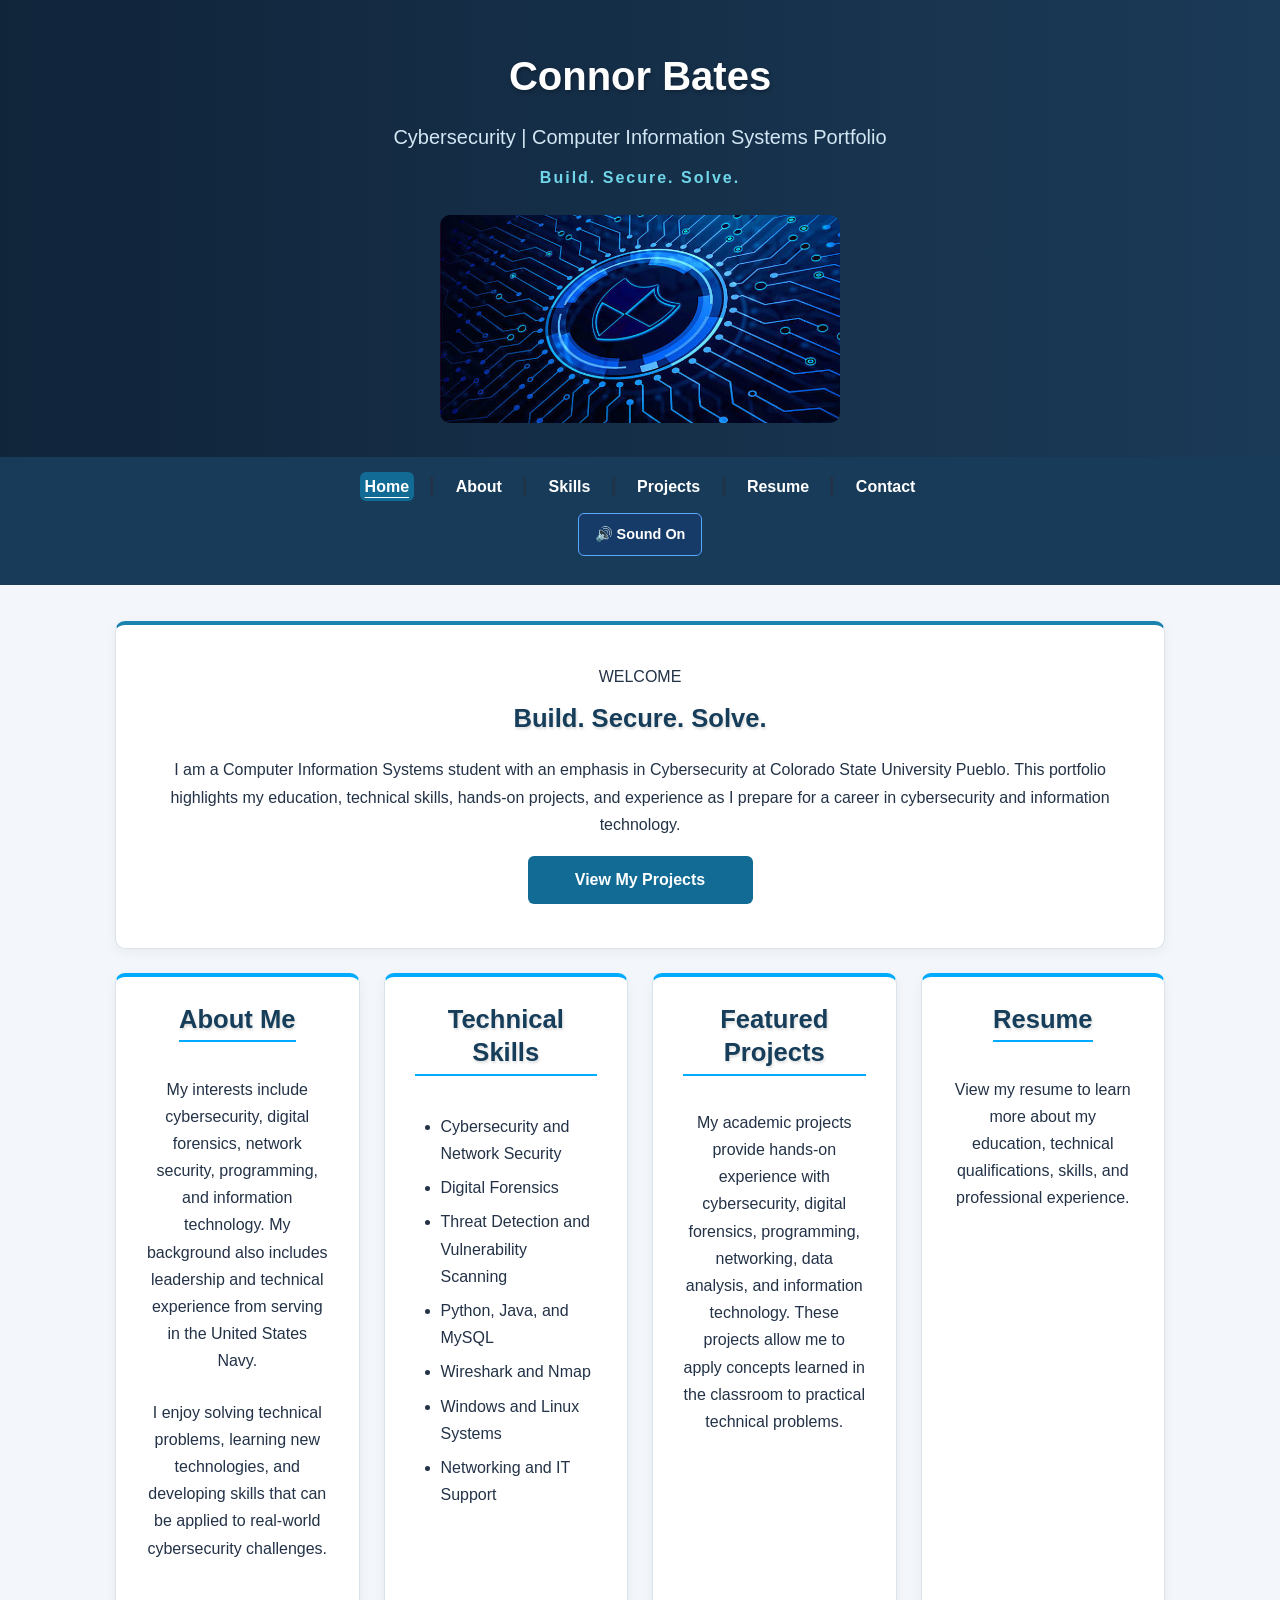
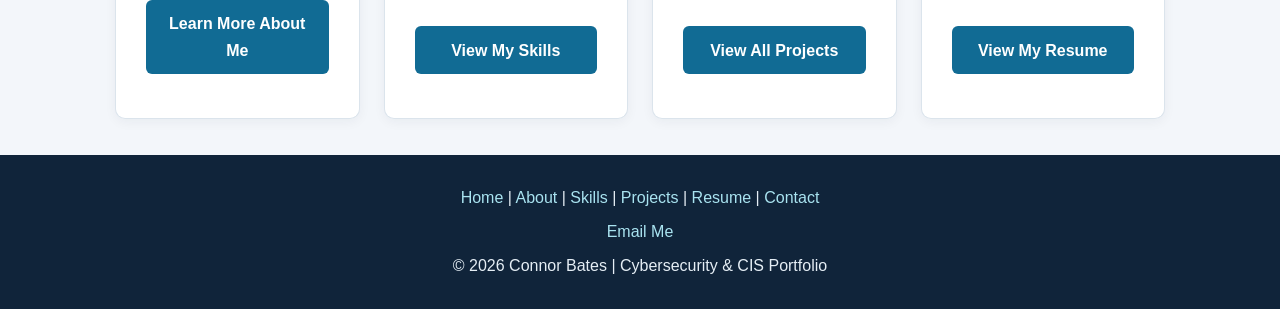
<file: index.html>
<!DOCTYPE html>
<!--
    Student Name: Connor Bates
    File Name: index.html
    Date: October 21, 2026
-->
<html lang="en">

    <head>
        <meta charset="utf-8">
        <meta name="viewport" content="width=device-width, initial-scale=1">

        <title>Connor Bates | Cybersecurity &amp; CIS Portfolio</title>
        <meta name="description"
            content="Explore Connor Bates' cybersecurity and Computer Information Systems portfolio, featuring technical skills, projects, and digital forensics experience.">
        <link rel="icon" type="image/svg+xml" href="favicon.svg">
        <link rel="stylesheet" href="css/styles.css">
    </head>


    <body>
        <header>
            <h1>Connor Bates</h1>
            <h2>Cybersecurity | Computer Information Systems Portfolio</h2>
            <h3>Build. Secure. Solve.</h3>
            <img src="images/cybersecurity.jpg"
                alt="Cybersecurity shield and lock graphic"
                height="208" width="400">
        </header>

        <nav>
            <p>
                <a href="index.html" aria-current="page">Home</a> &nbsp; &#9475; &nbsp;
                <a href="about.html">About</a> &nbsp; &#9475; &nbsp;
                <a href="skills.html">Skills</a> &nbsp; &#9475; &nbsp;
                <a href="projects.html">Projects</a> &nbsp; &#9475; &nbsp;
                <a href="resume.html">Resume</a> &nbsp; &#9475; &nbsp;
                <a href="contact.html">Contact</a>
            </p>

            <!-- Website Sound Toggle -->
            <button id="sound-toggle" type="button"
                aria-pressed="true" aria-label="Turn website sound off">
                &#128266; Sound On
            </button>
        </nav>

        <main>
            <div id="home">

                <section>
                    <p>WELCOME</p>
                    <h2>Build. Secure. Solve.</h2>
                    <p>
                        I am a Computer Information Systems student with an
                        emphasis in Cybersecurity at Colorado State University
                        Pueblo. This portfolio highlights my education,
                        technical skills, hands-on projects, and experience
                        as I prepare for a career in cybersecurity and
                        information technology.
                    </p>
                    <p><a class="action-link" href="projects.html">View My Projects</a></p>
                </section>

                <!-- Homepage Responsive Grid -->
                <div class="home-grid">

                    <!-- About Me -->
                    <section class="home-card">
                        <h2>About Me</h2>
                        <p>
                            My interests include cybersecurity, digital forensics,
                            network security, programming, and information
                            technology. My background also includes leadership
                            and technical experience from serving in the United
                            States Navy.
                        </p>
                        <p>
                            I enjoy solving technical problems, learning new
                            technologies, and developing skills that can be
                            applied to real-world cybersecurity challenges.
                        </p>
                        <p><a class="action-link" href="about.html">Learn More About Me</a></p>
                    </section>

                    <!-- Technical Skills -->
                    <section class="home-card">
                        <h2>Technical Skills</h2>
                        <ul>
                            <li>Cybersecurity and Network Security</li>
                            <li>Digital Forensics</li>
                            <li>Threat Detection and Vulnerability Scanning</li>
                            <li>Python, Java, and MySQL</li>
                            <li>Wireshark and Nmap</li>
                            <li>Windows and Linux Systems</li>
                            <li>Networking and IT Support</li>
                        </ul>
                        <p><a class="action-link" href="skills.html">View My Skills</a></p>
                    </section>

                    <!-- Featured Projects -->
                    <section class="home-card">
                        <h2>Featured Projects</h2>
                        <p>
                            My academic projects provide hands-on experience
                            with cybersecurity, digital forensics, programming,
                            networking, data analysis, and information technology.
                            These projects allow me to apply concepts learned in
                            the classroom to practical technical problems.
                        </p>
                        <p><a class="action-link" href="projects.html">View All Projects</a></p>
                    </section>

                    <!-- Resume -->
                    <section class="home-card">
                        <h2>Resume</h2>
                        <p>
                            View my resume to learn more about my education,
                            technical qualifications, skills, and professional
                            experience.
                        </p>
                        <p><a class="action-link" href="resume.html">View My Resume</a></p>
                    </section>

                </div>

            </div>
        </main>

        <footer>
            <p>
                <a href="index.html">Home</a> |
                <a href="about.html">About</a> |
                <a href="skills.html">Skills</a> |
                <a href="projects.html">Projects</a> |
                <a href="resume.html">Resume</a> |
                <a href="contact.html">Contact</a>
            </p>

            <p>
                <a href="mailto:connor.j.bates95@gmail.com">
                    Email Me
                </a>
            </p>

            <p>&copy; 2026 Connor Bates | Cybersecurity &amp; CIS Portfolio</p>
        </footer>

        <!-- Website Sound Effect -->
        <audio id="interface-sound" preload="auto">
            <source src="media/interface_click.mp3" type="audio/mpeg">
            Your browser does not support HTML5 audio.
        </audio>
        <!-- Website Sound Controls -->
        <script src="scripts/sound.js" defer></script>
    </body>
</html>
</file>
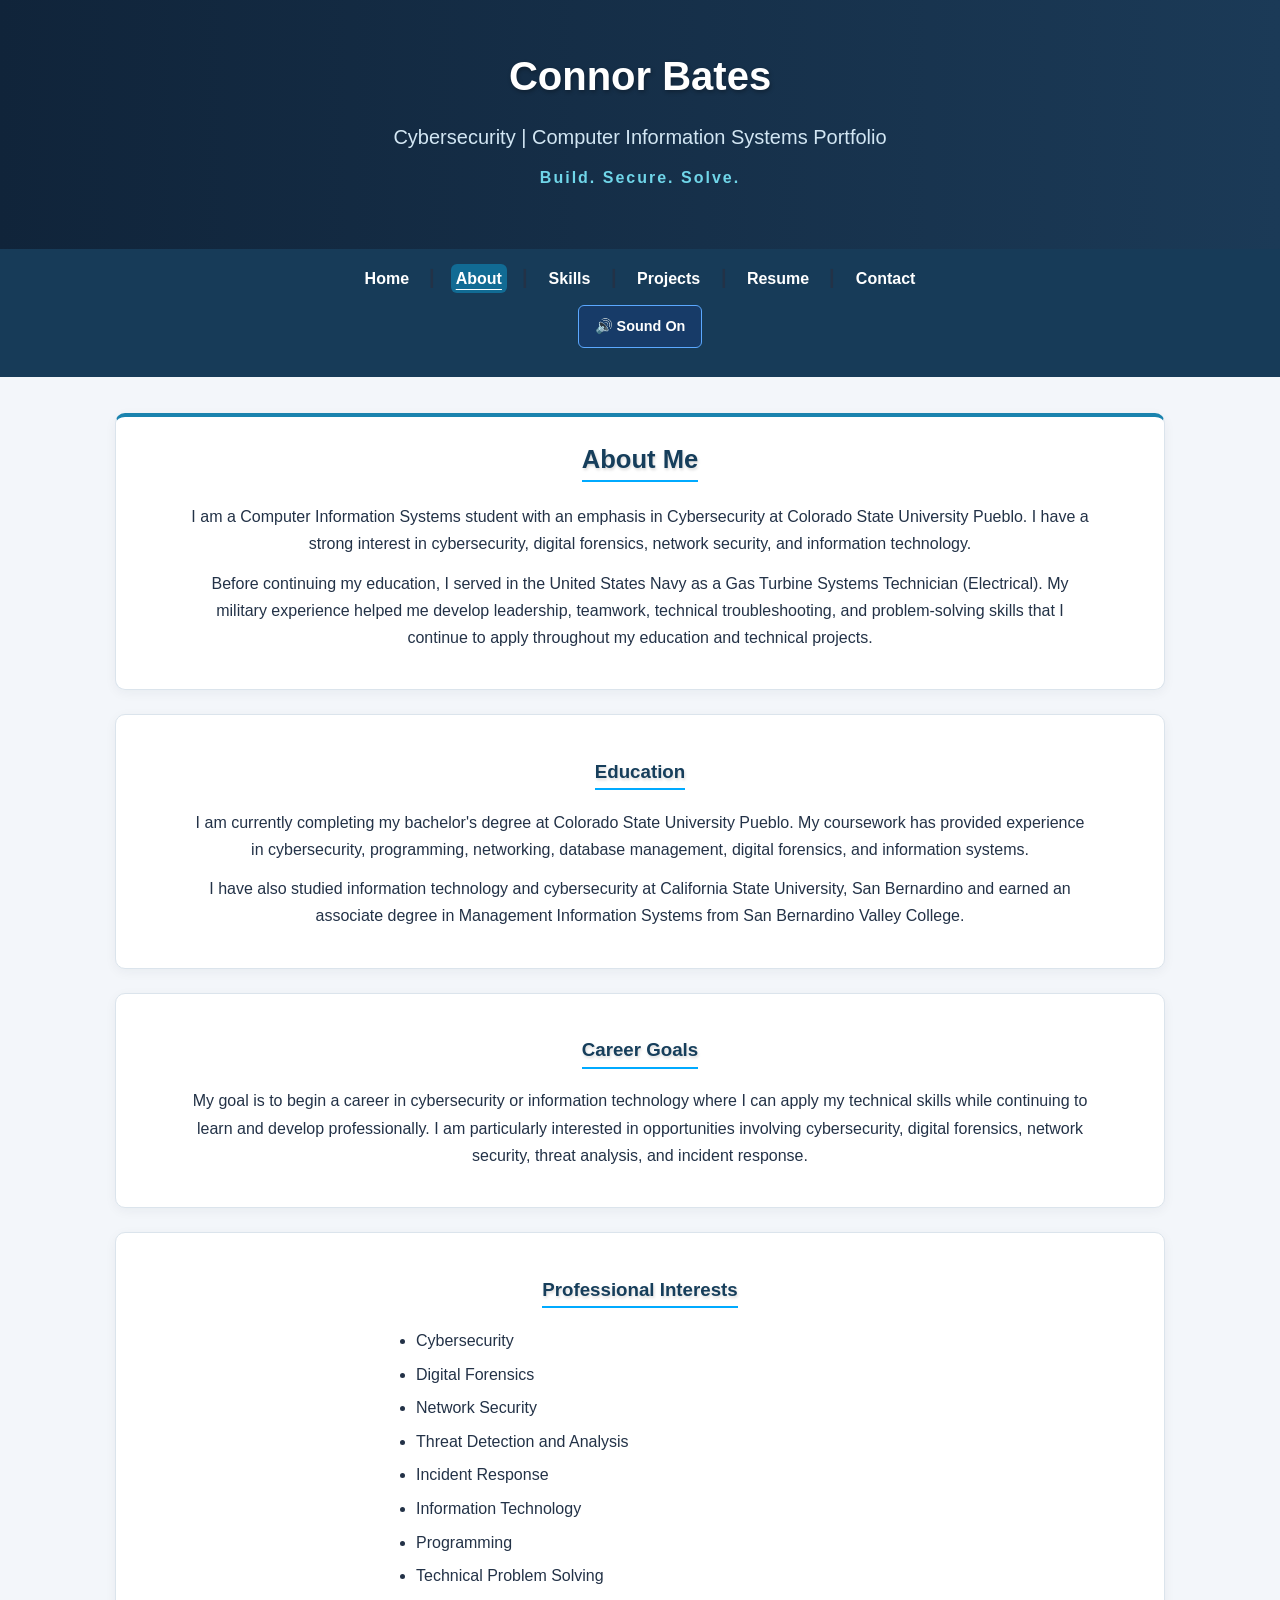
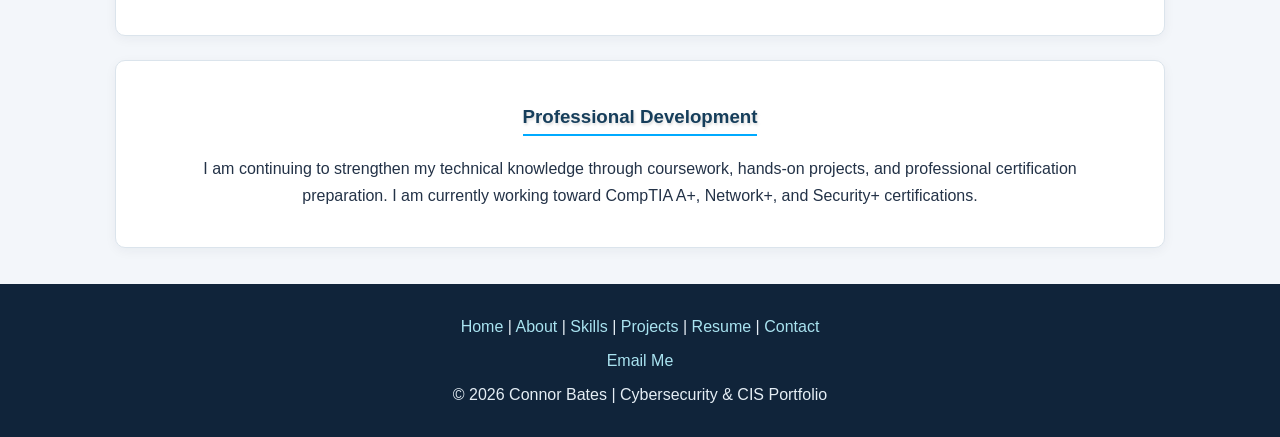
<file: about.html>
<!DOCTYPE html>
<!--
    Student Name: Connor Bates
    File Name: about.html
    Date: October 4, 2026
-->
<html lang="en">

    <head>
        <meta charset="utf-8">
        <meta name="viewport" content="width=device-width, initial-scale=1">

        <title>About Me | Connor Bates</title>
        <meta name="description"
            content="Learn about Connor Bates, a Computer Information Systems student focused on cybersecurity, digital forensics, and information technology.">
        <link rel="icon" type="image/svg+xml" href="favicon.svg">
        <link rel="stylesheet" href="css/styles.css">
    </head>


    <body>
        <header>
            <h1>Connor Bates</h1>
            <h2>Cybersecurity | Computer Information Systems Portfolio</h2>
            <h3>Build. Secure. Solve.</h3>
        </header>

        <nav>
            <p>
                <a href="index.html">Home</a> &nbsp; &#9475; &nbsp;
                <a href="about.html" aria-current="page">About</a> &nbsp; &#9475; &nbsp;
                <a href="skills.html">Skills</a> &nbsp; &#9475; &nbsp;
                <a href="projects.html">Projects</a> &nbsp; &#9475; &nbsp;
                <a href="resume.html">Resume</a> &nbsp; &#9475; &nbsp;
                <a href="contact.html">Contact</a>
            </p>
                <!-- Website Sound Toggle -->
                <button id="sound-toggle" type="button"
                    aria-pressed="true" aria-label="Turn website sound off">
                    &#128266; Sound On
                </button>
            </nav>

        <main>
            <div id="about">
                <section>
                    <h2>About Me</h2> 

                    <p>
                        I am a Computer Information Systems student with an
                        emphasis in Cybersecurity at Colorado State University
                        Pueblo. I have a strong interest in cybersecurity,
                        digital forensics, network security, and information
                        technology.
                    </p>

                    <p>
                        Before continuing my education, I served in the United
                        States Navy as a Gas Turbine Systems Technician
                        (Electrical). My military experience helped me develop
                        leadership, teamwork, technical troubleshooting, and
                        problem-solving skills that I continue to apply throughout
                        my education and technical projects.
                    </p>
                </section>

                <section>
                    <h3>Education</h3>

                    <p>
                        I am currently completing my bachelor's degree at
                        Colorado State University Pueblo. My coursework has
                        provided experience in cybersecurity, programming,
                        networking, database management, digital forensics,
                        and information systems.
                    </p>

                    <p>
                        I have also studied information technology and
                        cybersecurity at California State University,
                        San Bernardino and earned an associate degree in
                        Management Information Systems from San Bernardino
                        Valley College.
                    </p>
                </section>

                <section>
                    <h3>Career Goals</h3>

                    <p>
                        My goal is to begin a career in cybersecurity or
                        information technology where I can apply my technical
                        skills while continuing to learn and develop professionally.
                        I am particularly interested in opportunities involving
                        cybersecurity, digital forensics, network security,
                        threat analysis, and incident response.
                    </p>
                </section>

                <section>
                    <h3>Professional Interests</h3>

                    <ul>
                        <li>Cybersecurity</li>
                        <li>Digital Forensics</li>
                        <li>Network Security</li>
                        <li>Threat Detection and Analysis</li>
                        <li>Incident Response</li>
                        <li>Information Technology</li>
                        <li>Programming</li>
                        <li>Technical Problem Solving</li>
                    </ul>
                </section>

                <section>
                    <h3>Professional Development</h3>

                    <p>
                        I am continuing to strengthen my technical knowledge
                        through coursework, hands-on projects, and professional
                        certification preparation. I am currently working toward
                        CompTIA A+, Network+, and Security+ certifications.
                    </p>
                </section>
            </div>
        </main>

        <footer>
            <p>
                <a href="index.html">Home</a> |
                <a href="about.html">About</a> |
                <a href="skills.html">Skills</a> |
                <a href="projects.html">Projects</a> |
                <a href="resume.html">Resume</a> |
                <a href="contact.html">Contact</a>
            </p>
            <p><a href="mailto:connor.j.bates95@gmail.com">Email Me</a></p>
            <p>&copy; 2026 Connor Bates | Cybersecurity &amp; CIS Portfolio</p>
        </footer>
                    <!-- Website Sound Effect -->
            <audio id="interface-sound" preload="auto">
                <source src="media/interface_click.mp3" type="audio/mpeg">
                Your browser does not support HTML5 audio.
            </audio>

            <!-- Website Sound Controls -->
            <script src="scripts/sound.js" defer></script>
    </body>
</html>
</file>
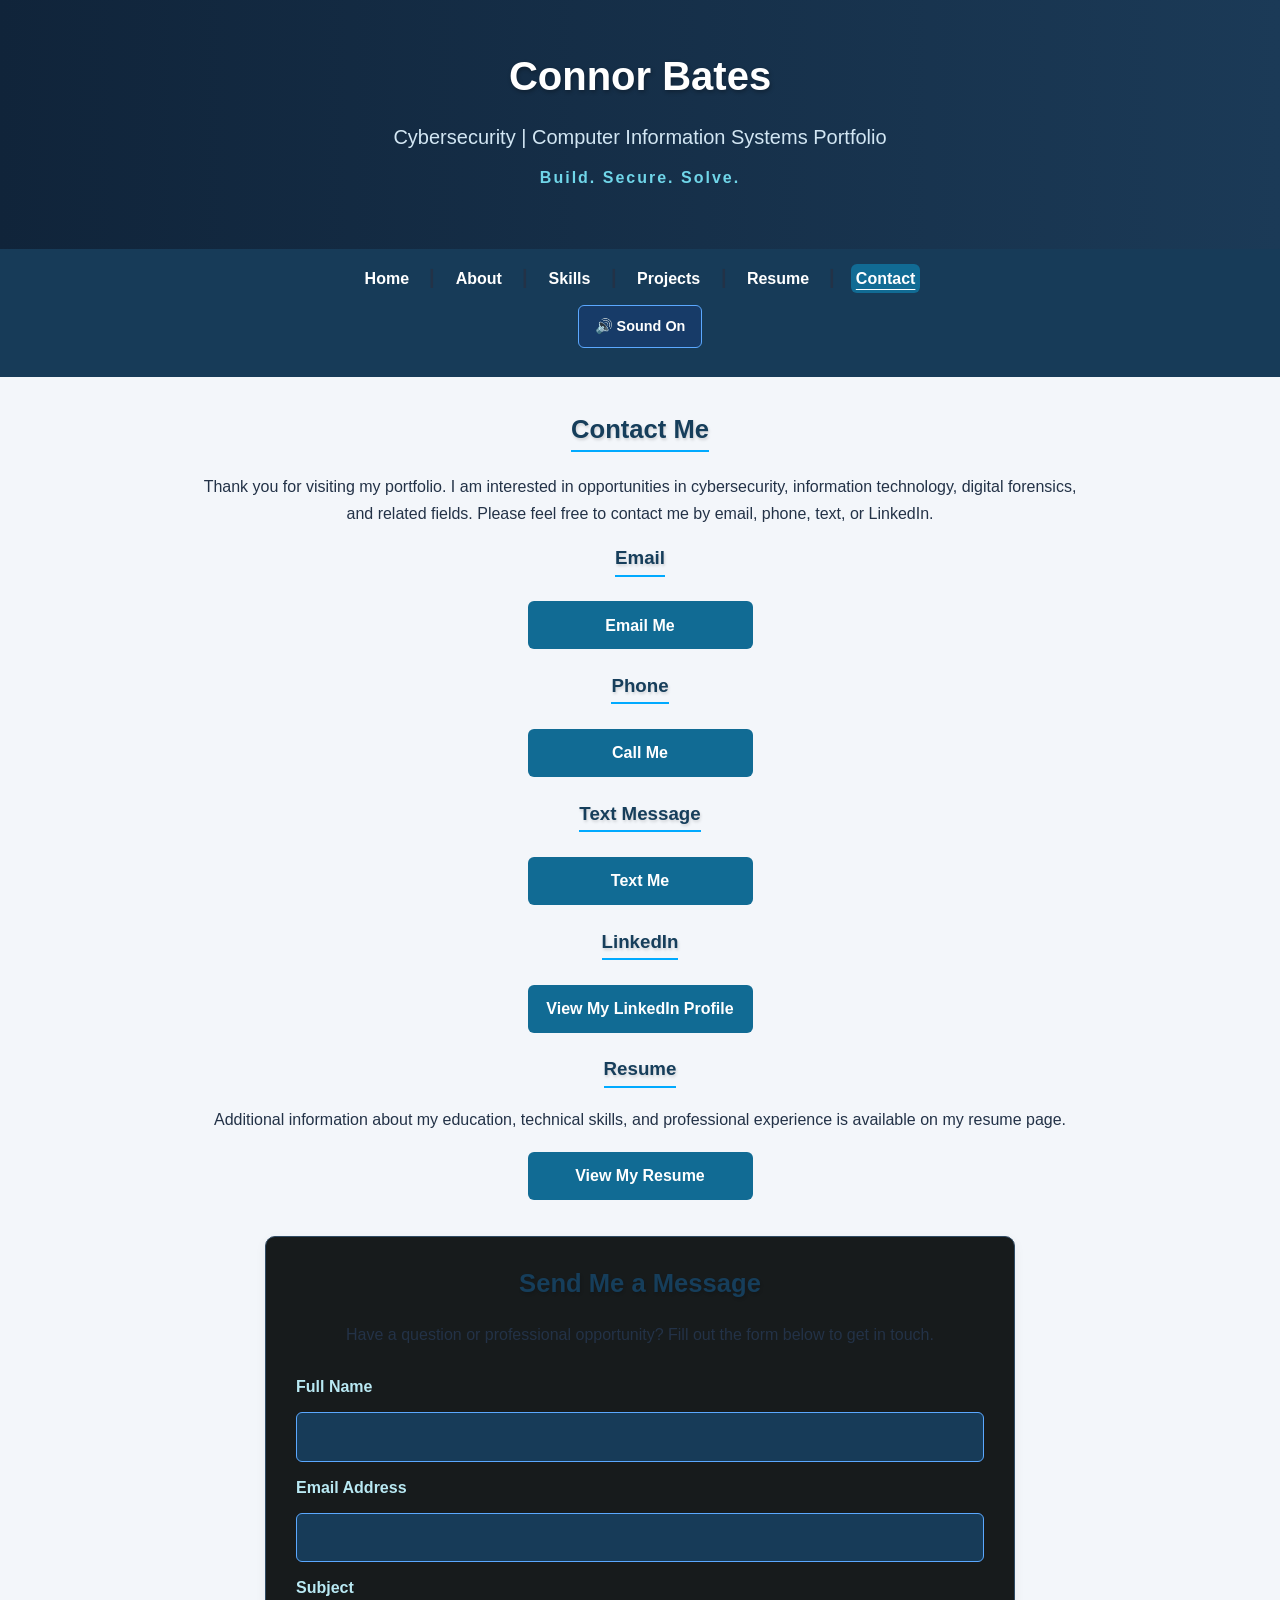
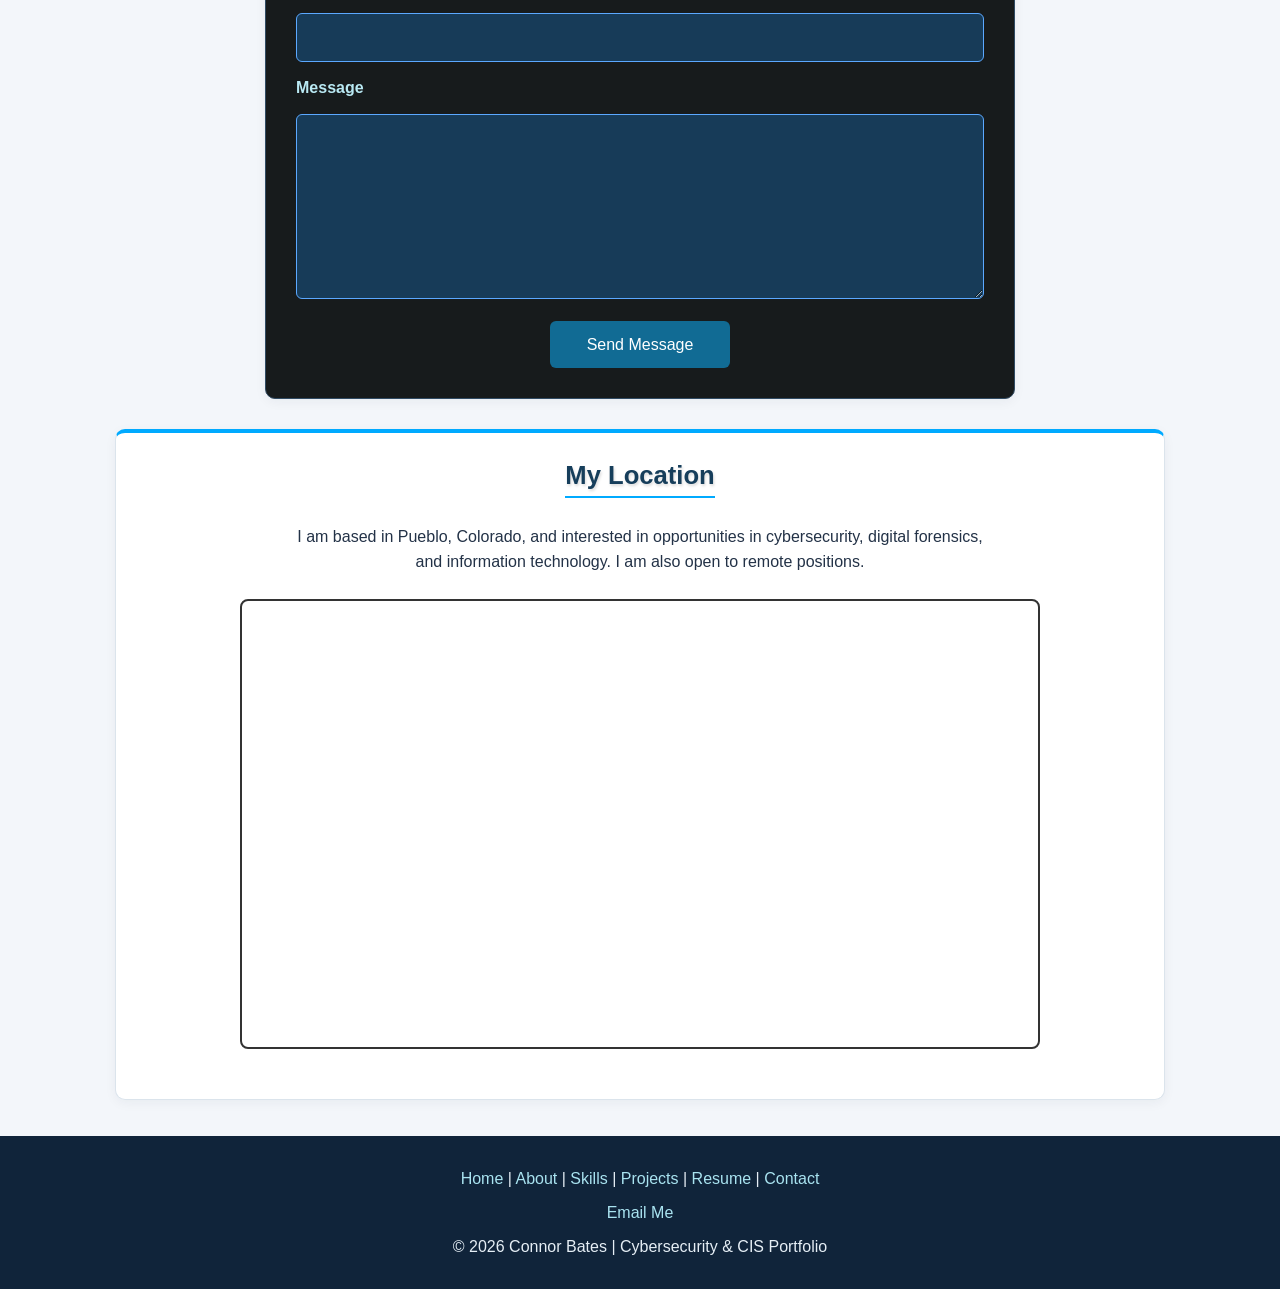
<file: contact.html>
<!DOCTYPE html>
<!--
    Student Name: Connor Bates
    File Name: contact.html
    Date: October 4, 2026
-->
<html lang="en">

    <head>
        <meta charset="utf-8">
        <meta name="viewport" content="width=device-width, initial-scale=1">

        <title>Contact | Connor Bates</title>
        <meta name="description"
            content="Contact Connor Bates regarding cybersecurity, digital forensics, information technology, and related professional opportunities.">
        <link rel="icon" type="image/svg+xml" href="favicon.svg">
        <link rel="stylesheet" href="css/styles.css">
    </head>


    <body>
        <header>
            <h1>Connor Bates</h1>
            <h2>Cybersecurity | Computer Information Systems Portfolio</h2>
            <h3>Build. Secure. Solve.</h3>
        </header>

        <nav>
            <p>
                <a href="index.html">Home</a> &nbsp; &#9475; &nbsp;
                <a href="about.html">About</a> &nbsp; &#9475; &nbsp;
                <a href="skills.html">Skills</a> &nbsp; &#9475; &nbsp;
                <a href="projects.html">Projects</a> &nbsp; &#9475; &nbsp;
                <a href="resume.html">Resume</a> &nbsp; &#9475; &nbsp;
                <a href="contact.html" aria-current="page">Contact</a>
            </p>

            <!-- Website Sound Toggle -->
            <button id="sound-toggle" type="button"
                aria-pressed="true" aria-label="Turn website sound off">
                &#128266; Sound On
            </button>
        </nav>

        <main>
            <div id="contact">
                <h2>Contact Me</h2>


                <p>
                    Thank you for visiting my portfolio. I am interested in
                    opportunities in cybersecurity, information technology,
                    digital forensics, and related fields. Please feel free
                    to contact me by email, phone, text, or LinkedIn.
                </p>


                <h3>Email</h3>
                <p>
                    
                <a href="mailto:connor.j.bates95@gmail.com">
                    Email Me
                </a>

                </p>


                <h3>Phone</h3>
                <p>
                    <a href="tel:+19093169972">
                        Call Me
                    </a>
                </p>

                <h3>Text Message</h3>
                <p>
                    <a href="sms:+19093169972">
                        Text Me
                    </a>
                </p>

                <h3>LinkedIn</h3>
                <p>
                    <a href="https://www.linkedin.com/in/connor-bates-8457a5194">
                        View My LinkedIn Profile
                    </a>
                </p>

                <h3>Resume</h3>
                <p>
                    Additional information about my education, technical
                    skills, and professional experience is available on
                    my resume page.
                </p>

                <p>
                    <a href="resume.html">View My Resume</a>
                </p>
            </div>

            <!-- Contact Form Section -->
            <section id="contact-form-section">
                <h2>Send Me a Message</h2>

                <p>
                    Have a question or professional opportunity?
                    Fill out the form below to get in touch.
                </p>

                <form id="contact-form"
                    action="https://formsubmit.co/connor.j.bates95@gmail.com"
                    method="POST">

            <!-- Contact Form Email Settings -->
                <input type="hidden" name="_subject"
                    value="New Message from My Cybersecurity Portfolio">

                <input type="hidden" name="_template" value="table">

            <!-- Spam Protection -->
                <input type="text" name="_honey" style="display:none">

                <label for="contact-name">Full Name</label>
                <input type="text" id="contact-name"
                        name="name" required>

                <label for="contact-email">Email Address</label>
                <input type="email" id="contact-email"
                        name="email" required>

                <label for="contact-subject">Subject</label>
                <input type="text" id="contact-subject"
                        name="subject" required>

                <label for="contact-message">Message</label>
                <textarea id="contact-message"
                            name="message" rows="6"
                            required></textarea>

                <button type="submit">Send Message</button>
                </form>
            </section>

            <!-- Location Section -->
            <section id="location">

                <h2>My Location</h2>

                <p>
                    I am based in Pueblo, Colorado,
                    and interested in opportunities
                    in cybersecurity, digital forensics,
                    and information technology.
                    I am also open to remote positions.
                </p>

                <iframe
                        src="https://www.google.com/maps?q=Pueblo%2C%20Colorado&output=embed"
                        title="Map showing Pueblo, Colorado"
                        class="map tablet-desktop"
                        loading="lazy"
                        referrerpolicy="strict-origin-when-cross-origin"
                        allowfullscreen>
                </iframe>

            </section>

        </main>

        <footer>
            <p>
                <a href="index.html">Home</a> |
                <a href="about.html">About</a> |
                <a href="skills.html">Skills</a> |
                <a href="projects.html">Projects</a> |
                <a href="resume.html">Resume</a> |
                <a href="contact.html">Contact</a>
            </p>
            <p>
                <a href="mailto:connor.j.bates95@gmail.com">Email Me</a>
            </p>
            <p>&copy; 2026 Connor Bates | Cybersecurity &amp; CIS Portfolio</p>
        </footer>
        
                <!-- Website Sound Effect -->
        <audio id="interface-sound" preload="auto">
            <source src="media/interface_click.mp3" type="audio/mpeg">
            Your browser does not support HTML5 audio.
        </audio>

        <!-- Website Sound Controls -->
        <script src="scripts/sound.js" defer></script>
    </body>
</html>
</file>
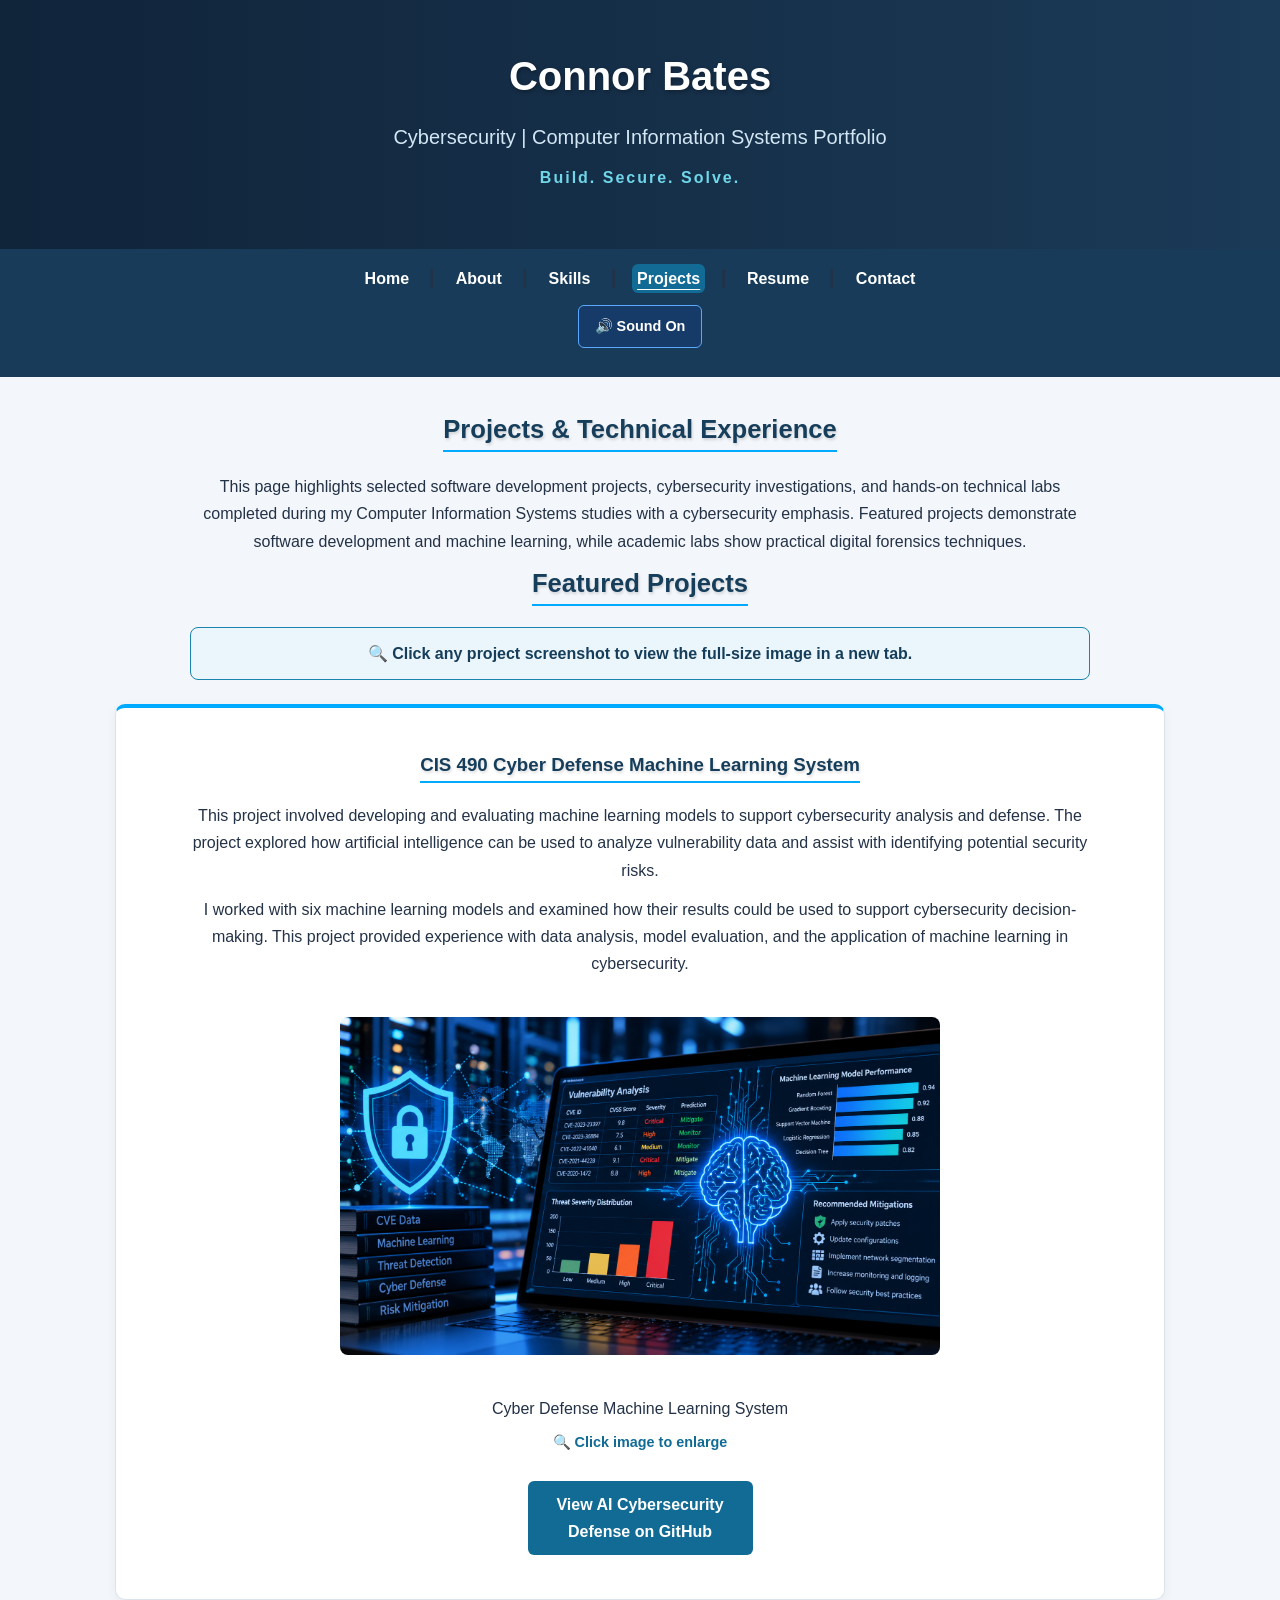
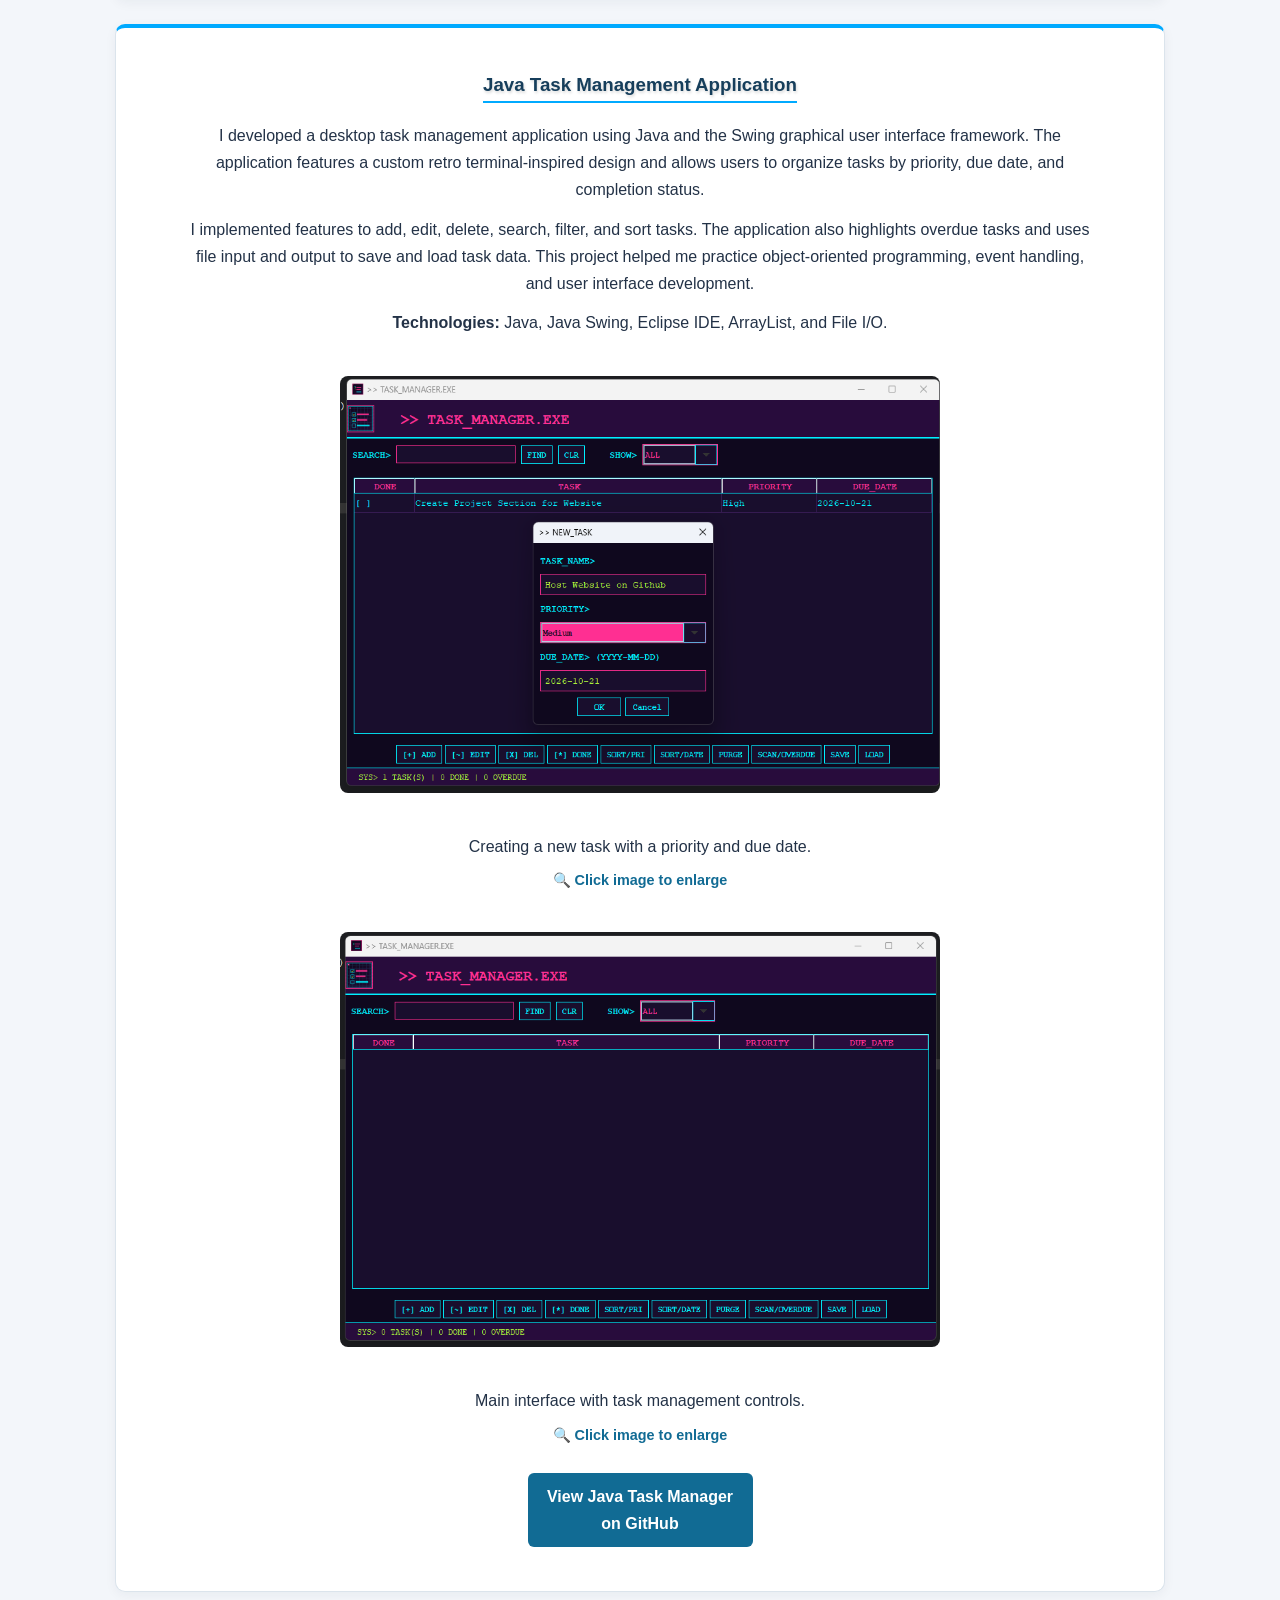
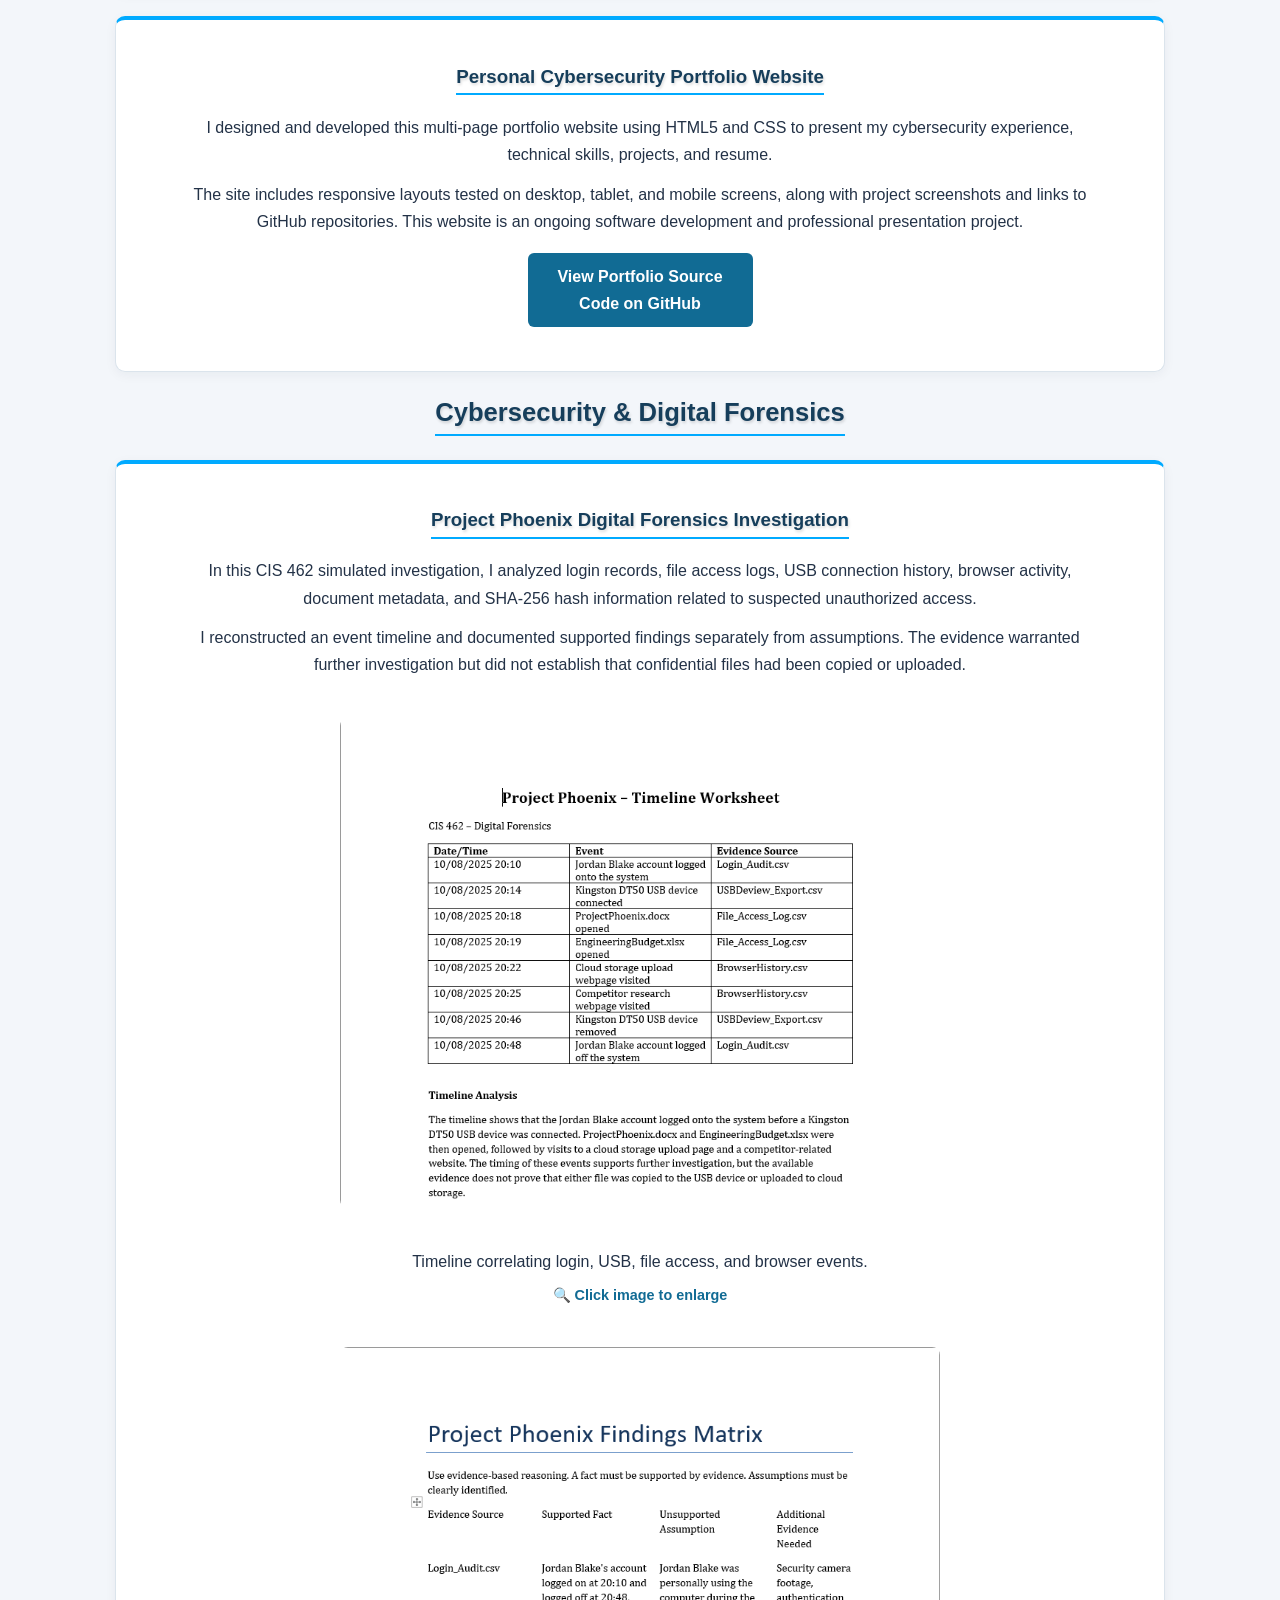
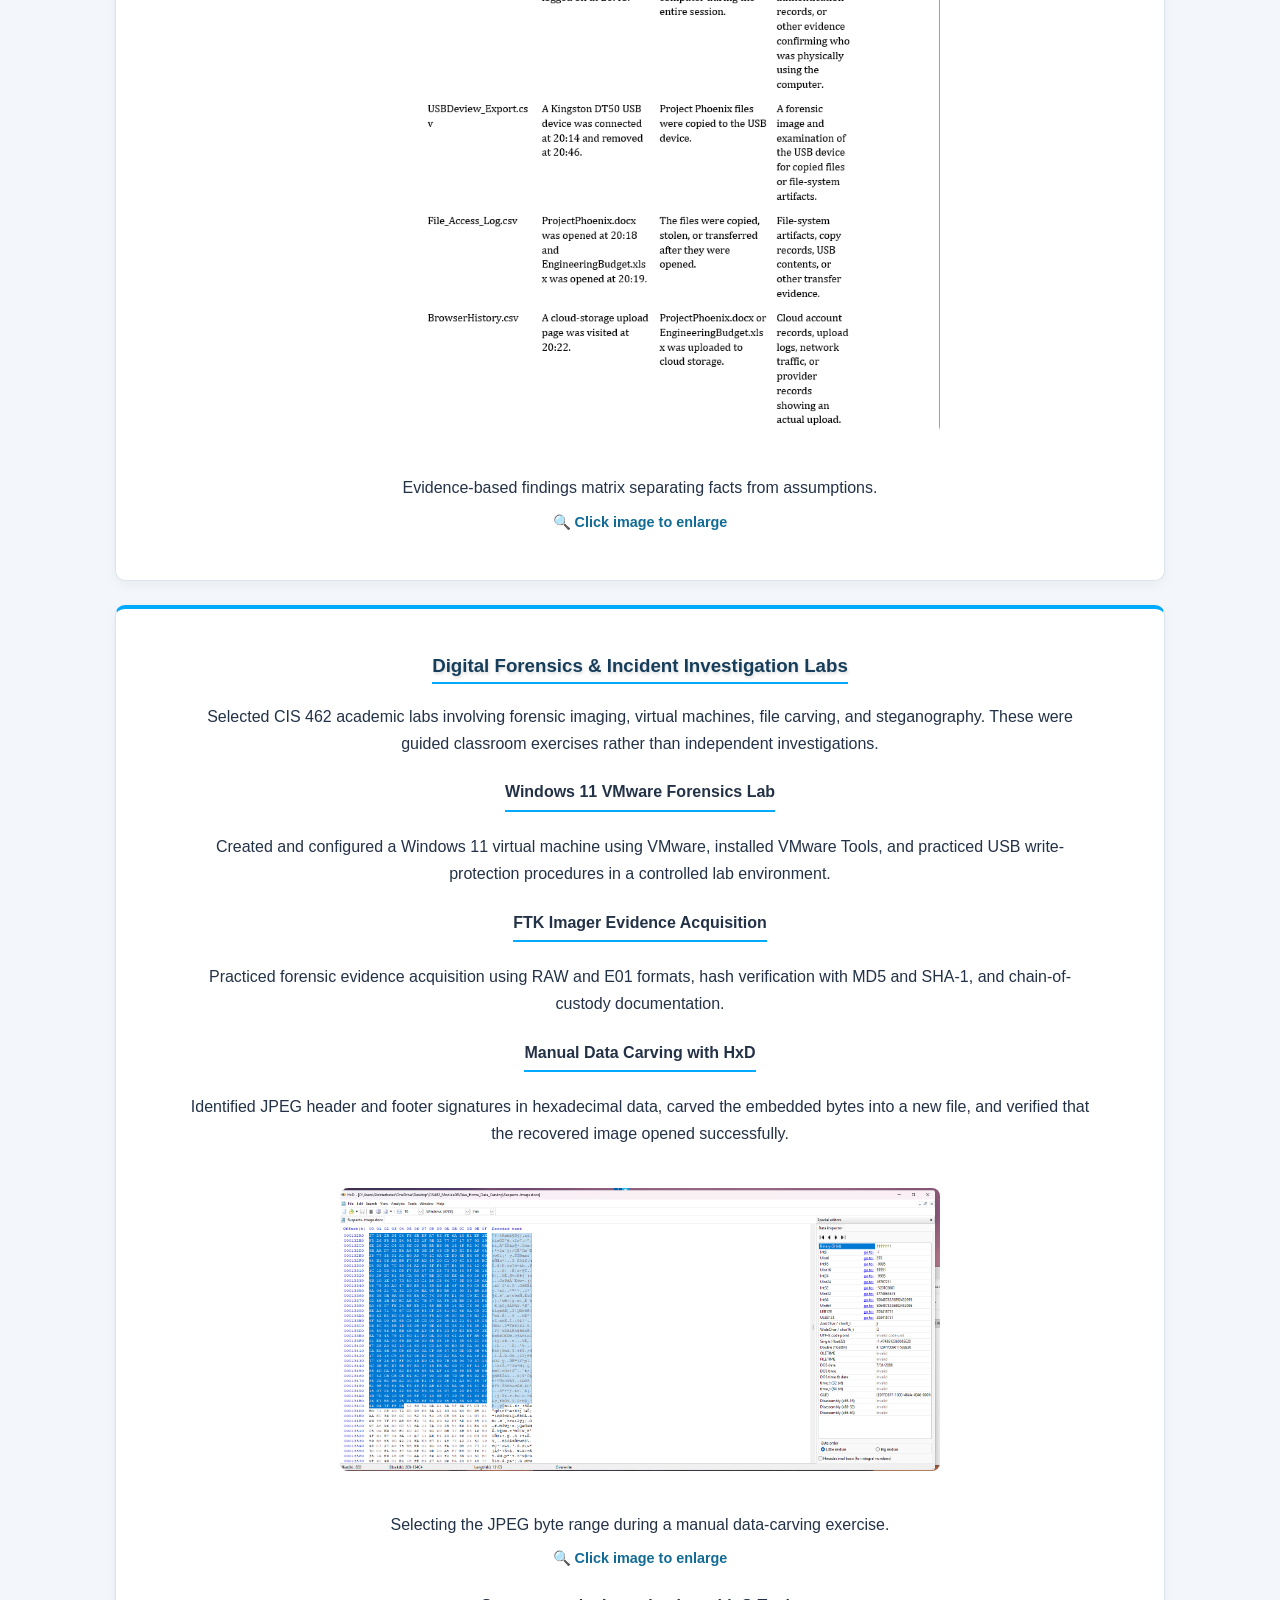
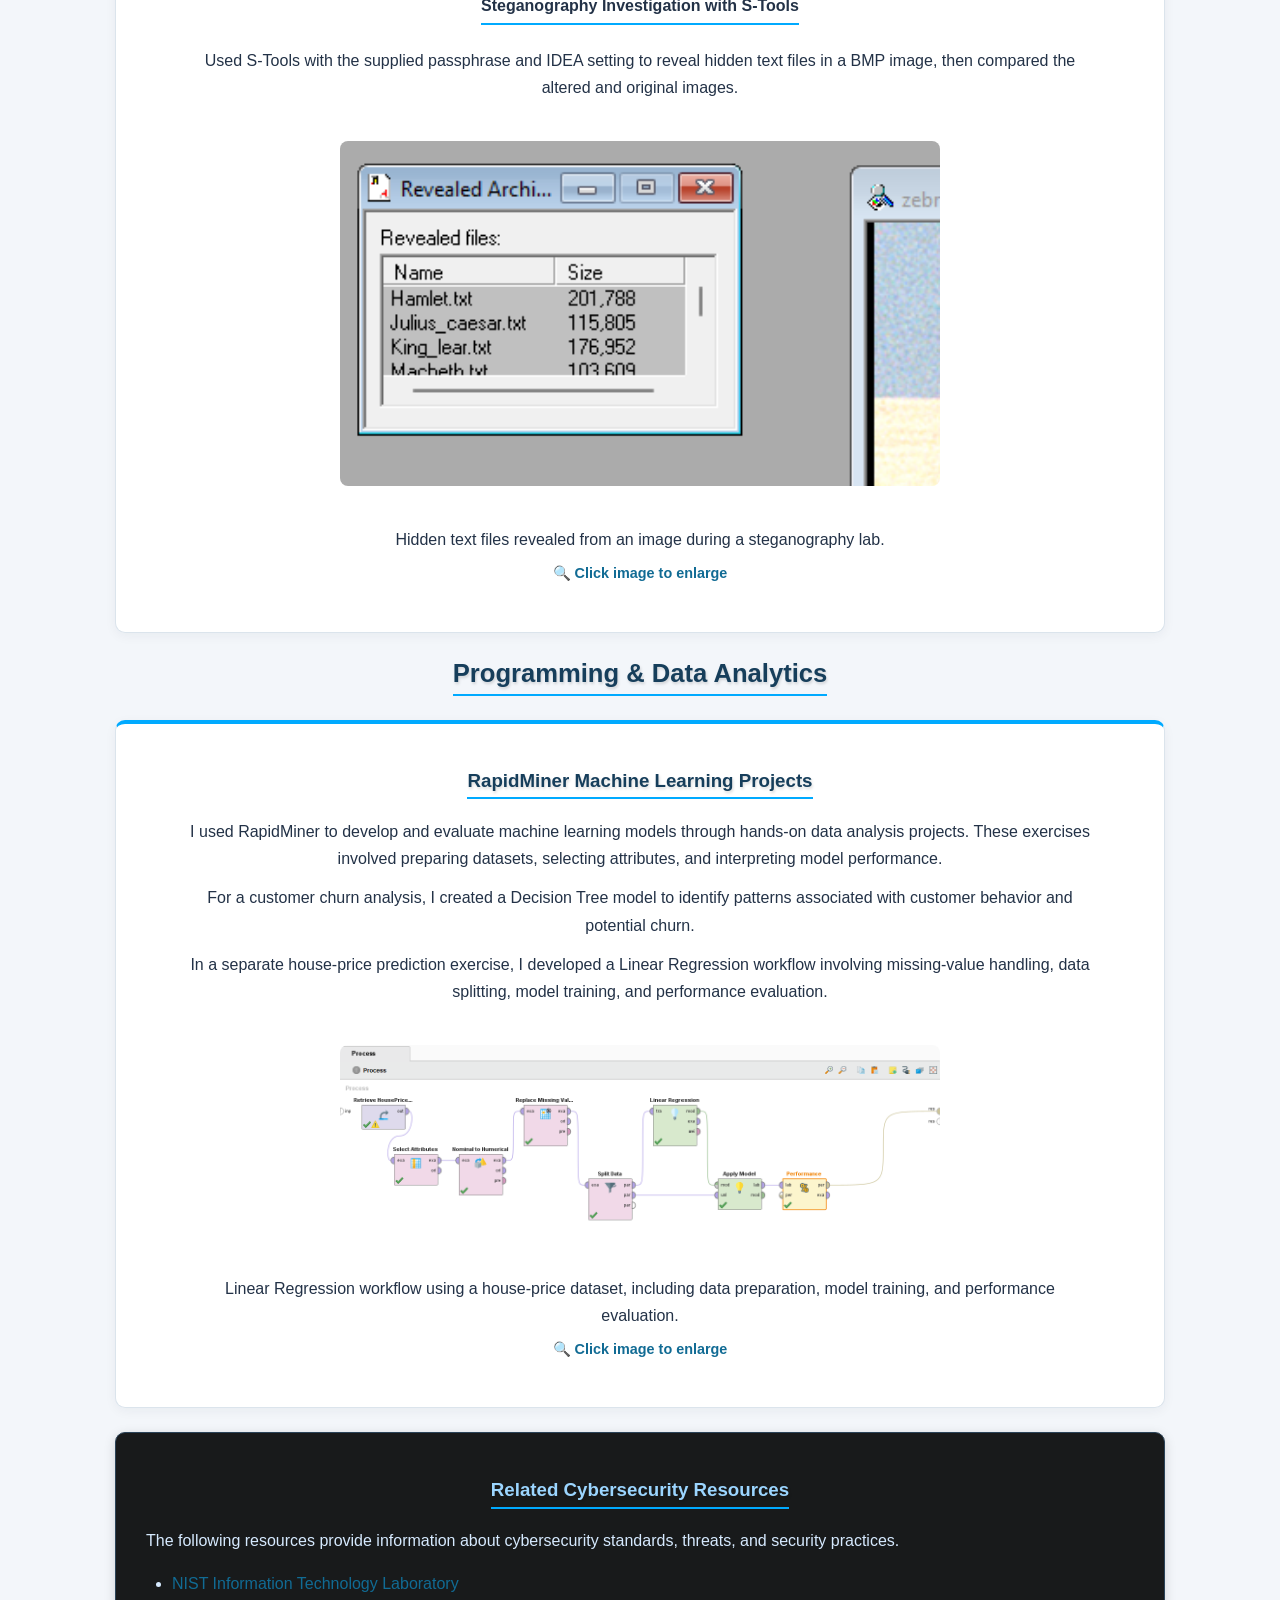
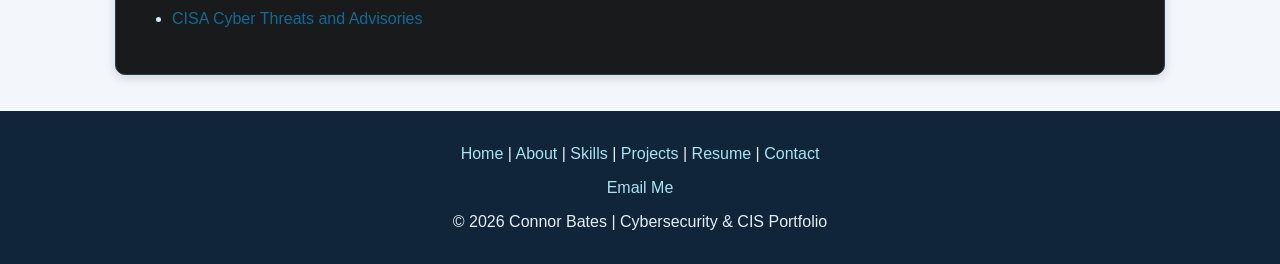
<file: projects.html>
<!DOCTYPE html>
<!--
    Student Name: Connor Bates
    File Name: projects.html
    Date: October 21, 2026
-->
<html lang="en">

    <head>
        <meta charset="utf-8">
        <meta name="viewport" content="width=device-width, initial-scale=1">

        <title>Cybersecurity &amp; Technical Projects | Connor Bates</title>

        <meta name="description"
            content="Explore cybersecurity, digital forensics, machine learning, and Java development projects completed by Connor Bates.">

        <link rel="icon" type="image/svg+xml" href="favicon.svg">
        <link rel="stylesheet" href="css/styles.css">
    </head>

    <body>

        <!-- Header -->
        <header>
            <h1>Connor Bates</h1>
            <h2>Cybersecurity | Computer Information Systems Portfolio</h2>
            <h3>Build. Secure. Solve.</h3>
        </header>

        <!-- Navigation -->
        <nav>
            <p>
                <a href="index.html">Home</a> &nbsp; &#9475; &nbsp;
                <a href="about.html">About</a> &nbsp; &#9475; &nbsp;
                <a href="skills.html">Skills</a> &nbsp; &#9475; &nbsp;
                <a href="projects.html" aria-current="page">Projects</a> &nbsp; &#9475; &nbsp;
                <a href="resume.html">Resume</a> &nbsp; &#9475; &nbsp;
                <a href="contact.html">Contact</a>
            </p>

            <!-- Website Sound Toggle -->
            <button id="sound-toggle" type="button"
                aria-pressed="true" aria-label="Turn website sound off">
                &#128266; Sound On
            </button>
        </nav>

        <!-- Main Content -->
        <main>
            <div id="projects">

                <h2>Projects &amp; Technical Experience</h2>

                <p>
                    This page highlights selected software development projects,
                    cybersecurity investigations, and hands-on technical labs
                    completed during my Computer Information Systems studies
                    with a cybersecurity emphasis. Featured projects demonstrate
                    software development and machine learning, while academic
                    labs show practical digital forensics techniques.
                </p>

                <!-- Featured Projects -->
                    <h2>Featured Projects</h2>

                    <!-- Screenshot Viewing Instructions -->
                    <p class="image-instructions">
                        &#128269; Click any project screenshot to
                        view the full-size image in a new tab.
                    </p>

                <!-- CIS 490 Cyber Defense Project -->
                    <article class="project-card">
                    <h3>CIS 490 Cyber Defense Machine Learning System</h3>

                    <p>
                        This project involved developing and evaluating
                        machine learning models to support cybersecurity
                        analysis and defense. The project explored how
                        artificial intelligence can be used to analyze
                        vulnerability data and assist with identifying
                        potential security risks.
                    </p>

                    <p>
                        I worked with six machine learning models and
                        examined how their results could be used to
                        support cybersecurity decision-making. This
                        project provided experience with data analysis,
                        model evaluation, and the application of
                        machine learning in cybersecurity.
                    </p>

                <!-- CIS 490 Machine Learning Screenshot -->
                    <figure class="expandable-image">

                        <a href="images/AI_Model.png"
                            target="_blank"
                            rel="noopener noreferrer"
                            title="Click to view full-size screenshot"
                            aria-label="View full-size cyber defense machine learning screenshot">

                            <img src="images/AI_Model.png"
                                alt="Cyber defense machine learning system"
                                height="338"
                                width="600">

                        </a>

                    <figcaption>
                        Cyber Defense Machine Learning System
                        <span class="expand-hint">
                            &#128269; Click image to enlarge
                        </span>
                    </figcaption>

                    </figure>

                    <p>
                        <a class="action-link"
                            href="https://github.com/ConnorBatesCyber/AI-Cybersecurity-Defense"
                            target="_blank"
                            rel="noopener noreferrer">
                            View AI Cybersecurity Defense on GitHub
                        </a>
                    </p>
                    </article>

                <!-- Java Task Management Application -->
                    <article class="project-card">
                    <h3>Java Task Management Application</h3>

                    <p>
                        I developed a desktop task management application
                        using Java and the Swing graphical user interface
                        framework. The application features a custom
                        retro terminal-inspired design and allows users
                        to organize tasks by priority, due date, and
                        completion status.
                    </p>

                    <p>
                        I implemented features to add, edit, delete,
                        search, filter, and sort tasks. The application
                        also highlights overdue tasks and uses file
                        input and output to save and load task data.
                        This project helped me practice object-oriented
                        programming, event handling, and user interface
                        development.
                    </p>

                    <p>
                        <strong>Technologies:</strong> Java, Java Swing,
                        Eclipse IDE, ArrayList, and File I/O.
                    </p>

                    <!-- Java Task Manager Add Task Screenshot -->
                    <figure class="tablet-desktop expandable-image">
                        <a href="images/Task_Manager_2.png"
                            target="_blank"
                            rel="noopener noreferrer"
                            title="Click to view full-size screenshot">

                            <img src="images/Task_Manager_2.png"
                                alt="Java task manager showing the add task dialog"
                                width="600">
                        </a>

                    <figcaption>                           
                    Creating a new task with a priority and due date.
                    <span class="expand-hint">
                        &#128269; Click image to enlarge
                    </span>
                    </figcaption>
                    </figure>

                    <!-- Java Task Manager Main Window Screenshot -->
                    <figure class="expandable-image">
                        <a href="images/Task_Manager_1.png"
                            target="_blank"
                            rel="noopener noreferrer"
                            title="Click to view full-size screenshot">

                            <img src="images/Task_Manager_1.png"
                                alt="Java task manager main window and controls"
                                width="600">
                        </a>

                    <figcaption>              
                        Main interface with task management controls.
                        <span class="expand-hint">
                            &#128269; Click image to enlarge
                        </span>
                    </figcaption>
                    </figure>

                    <p>
                        <a class="action-link"
                            href="https://github.com/ConnorBatesCyber/Java-Task-Manager"
                            target="_blank"
                            rel="noopener noreferrer">
                            View Java Task Manager on GitHub
                        </a>
                    </p>
                    </article>

                <!-- Personal Portfolio Website -->
                    <article class="project-card">
                    <h3>Personal Cybersecurity Portfolio Website</h3>

                    <p>
                        I designed and developed this multi-page portfolio
                        website using HTML5 and CSS to present my cybersecurity
                        experience, technical skills, projects, and resume.
                    </p>

                    <p>
                        The site includes responsive layouts tested on desktop,
                        tablet, and mobile screens, along with project screenshots
                        and links to GitHub repositories. This website is an
                        ongoing software development and professional
                        presentation project.
                    </p>

                    <p>
                        <a class="action-link"
                            href="https://github.com/ConnorBatesCyber/ConnorBatesCyber.github.io"
                            target="_blank"
                            rel="noopener noreferrer">
                            View Portfolio Source Code on GitHub
                        </a>
                    </p>
                    </article>

                <!-- Cybersecurity and Digital Forensics -->
                <h2>Cybersecurity &amp; Digital Forensics</h2>

                <!-- Project Phoenix Investigation -->
                    <article class="project-card">
                    <h3>Project Phoenix Digital Forensics Investigation</h3>

                    <p>
                        In this CIS 462 simulated investigation, I analyzed
                        login records, file access logs, USB connection history,
                        browser activity, document metadata, and SHA-256 hash
                        information related to suspected unauthorized access.
                    </p>

                    <p>
                        I reconstructed an event timeline and documented
                        supported findings separately from assumptions.
                        The evidence warranted further investigation but
                        did not establish that confidential files had been
                        copied or uploaded.
                    </p>

                    <!-- Project Phoenix Timeline Screenshot -->
                    <figure class="expandable-image">
                        <a href="images/Project_Phoenix_Timeline.png"
                            target="_blank"
                            rel="noopener noreferrer"
                            title="Click to view full-size screenshot">

                            <img src="images/Project_Phoenix_Timeline.png"
                                alt="Project Phoenix investigation timeline worksheet"
                                loading="lazy"
                                width="600">
                        </a>

                    <figcaption>
                        Timeline correlating login, USB, file access,
                        and browser events.
                        <span class="expand-hint">
                            &#128269; Click image to enlarge
                        </span>
                    </figcaption>
                    </figure>

                    <!-- Project Phoenix Findings Matrix Screenshot -->
                    <figure class="tablet-desktop expandable-image">
                        <a href="images/Project_Phoenix_Findings_Matrix.png"
                            target="_blank"
                            rel="noopener noreferrer"
                            title="Click to view full-size screenshot">

                            <img src="images/Project_Phoenix_Findings_Matrix.png"
                                alt="Project Phoenix forensic findings matrix"
                                loading="lazy"
                                width="600">
                        </a>

                    <figcaption>
                        Evidence-based findings matrix separating
                        facts from assumptions.

                        <span class="expand-hint">
                            &#128269; Click image to enlarge
                        </span>
                    </figcaption>
                    </figure>
                    </article>

                <!-- Digital Forensics and Incident Investigation Labs -->
                    <article class="project-card">
                    <h3>Digital Forensics &amp; Incident Investigation Labs</h3>

                    <p>
                        Selected CIS 462 academic labs involving forensic
                        imaging, virtual machines, file carving, and
                        steganography. These were guided classroom exercises
                        rather than independent investigations.
                    </p>

                    <!-- Windows 11 VMware Forensics Lab -->
                    <h4>Windows 11 VMware Forensics Lab</h4>

                    <p>
                        Created and configured a Windows 11 virtual machine
                        using VMware, installed VMware Tools, and practiced
                        USB write-protection procedures in a controlled
                        lab environment.
                    </p>

                    <!-- FTK Imager Evidence Acquisition -->
                    <h4>FTK Imager Evidence Acquisition</h4>

                    <p>
                        Practiced forensic evidence acquisition using RAW
                        and E01 formats, hash verification with MD5 and
                        SHA-1, and chain-of-custody documentation.
                    </p>

                    <!-- Manual Data Carving with HxD -->
                    <h4>Manual Data Carving with HxD</h4>

                    <p>
                        Identified JPEG header and footer signatures in
                        hexadecimal data, carved the embedded bytes into
                        a new file, and verified that the recovered image
                        opened successfully.
                    </p>

                    <!-- HxD Data Carving Screenshot -->
                    <figure class="expandable-image">
                        <a href="images/Data_Carving_HxD_Selection.png"
                            target="_blank"
                            rel="noopener noreferrer"
                            title="Click to view full-size screenshot">

                            <img src="images/Data_Carving_HxD_Selection.png"
                                alt="HxD hexadecimal data selection for JPEG recovery"
                                loading="lazy"
                                width="600">
                        </a>

                    <figcaption>
                        Selecting the JPEG byte range during a manual
                        data-carving exercise.

                        <span class="expand-hint">
                            &#128269; Click image to enlarge
                        </span>
                    </figcaption>
                    </figure>

                    <!-- Steganography Investigation with S-Tools -->
                    <h4>Steganography Investigation with S-Tools</h4>

                    <p>
                        Used S-Tools with the supplied passphrase and IDEA
                        setting to reveal hidden text files in a BMP image,
                        then compared the altered and original images.
                    </p>

                    <!-- S-Tools Steganography Screenshot -->
                    <figure class="expandable-image">
                        <a href="images/Steganography_Revealed_Archive.png"
                            target="_blank"
                            rel="noopener noreferrer"
                            title="Click to view full-size screenshot">

                            <img src="images/Steganography_Revealed_Archive.png"
                                alt="S-Tools revealed archive showing hidden text files"
                                loading="lazy"
                                width="600">
                        </a>

                    <figcaption>
                        Hidden text files revealed from an image during
                        a steganography lab.

                        <span class="expand-hint">
                            &#128269; Click image to enlarge
                        </span>
                    </figcaption>
                    </figure>
                    </article>

                <!-- Programming and Data Analytics -->
                <h2>Programming &amp; Data Analytics</h2>

                <!-- RapidMiner Machine Learning Projects -->
                    <article class="project-card">
                    <h3>RapidMiner Machine Learning Projects</h3>

                    <p>
                        I used RapidMiner to develop and evaluate machine
                        learning models through hands-on data analysis projects.
                        These exercises involved preparing datasets, selecting
                        attributes, and interpreting model performance.
                    </p>

                    <p>
                        For a customer churn analysis, I created a Decision
                        Tree model to identify patterns associated with
                        customer behavior and potential churn.
                    </p>

                    <p>
                        In a separate house-price prediction exercise,
                        I developed a Linear Regression workflow involving
                        missing-value handling, data splitting, model
                        training, and performance evaluation.
                    </p>

                    <!-- RapidMiner Linear Regression Screenshot -->
                    <figure class="expandable-image">
                        <a href="images/Performance_Regression.png"
                            target="_blank"
                            rel="noopener noreferrer"
                            title="Click to view full-size screenshot">

                            <img src="images/Performance_Regression.png"
                                alt="RapidMiner Linear Regression workflow showing data preparation, model training, and performance evaluation"
                                loading="lazy"
                                width="600">
                        </a>

                        <figcaption>
                            Linear Regression workflow using a house-price dataset,
                            including data preparation, model training,
                            and performance evaluation.

                            <span class="expand-hint">
                                &#128269; Click image to enlarge
                            </span>
                    </figcaption>
                    </figure>
                    </article>

                <!-- Related Cybersecurity Resources -->
                <aside class="cyber-resources">
                    <h3>Related Cybersecurity Resources</h3>

                    <p>
                        The following resources provide information about
                        cybersecurity standards, threats, and security practices.
                    </p>

                    <ul>
                        <li>
                            <a href="https://www.nist.gov/itl"
                                target="_blank"
                                rel="noopener noreferrer">
                                NIST Information Technology Laboratory
                            </a>
                        </li>

                        <li>
                            <a href="https://www.cisa.gov/topics/cyber-threats-and-advisories"
                                target="_blank"
                                rel="noopener noreferrer">
                                CISA Cyber Threats and Advisories
                            </a>
                        </li>
                    </ul>
                </aside>

            </div>
        </main>

        <!-- Footer -->
        <footer>
            <p>
                <a href="index.html">Home</a> |
                <a href="about.html">About</a> |
                <a href="skills.html">Skills</a> |
                <a href="projects.html">Projects</a> |
                <a href="resume.html">Resume</a> |
                <a href="contact.html">Contact</a>
            </p>

            <p>
                <a href="mailto:connor.j.bates95@gmail.com">
                    Email Me
                </a>
            </p>

            <p>
                &copy; 2026 Connor Bates | Cybersecurity &amp; CIS Portfolio
            </p>
            </footer>

        <!-- Website Sound Effect -->
        <audio id="interface-sound" preload="auto">
            <source src="media/interface_click.mp3" type="audio/mpeg">
            Your browser does not support HTML5 audio.
        </audio>

        <!-- Website Sound Controls -->
        <script src="scripts/sound.js" defer></script>
    </body>
</html>
</file>
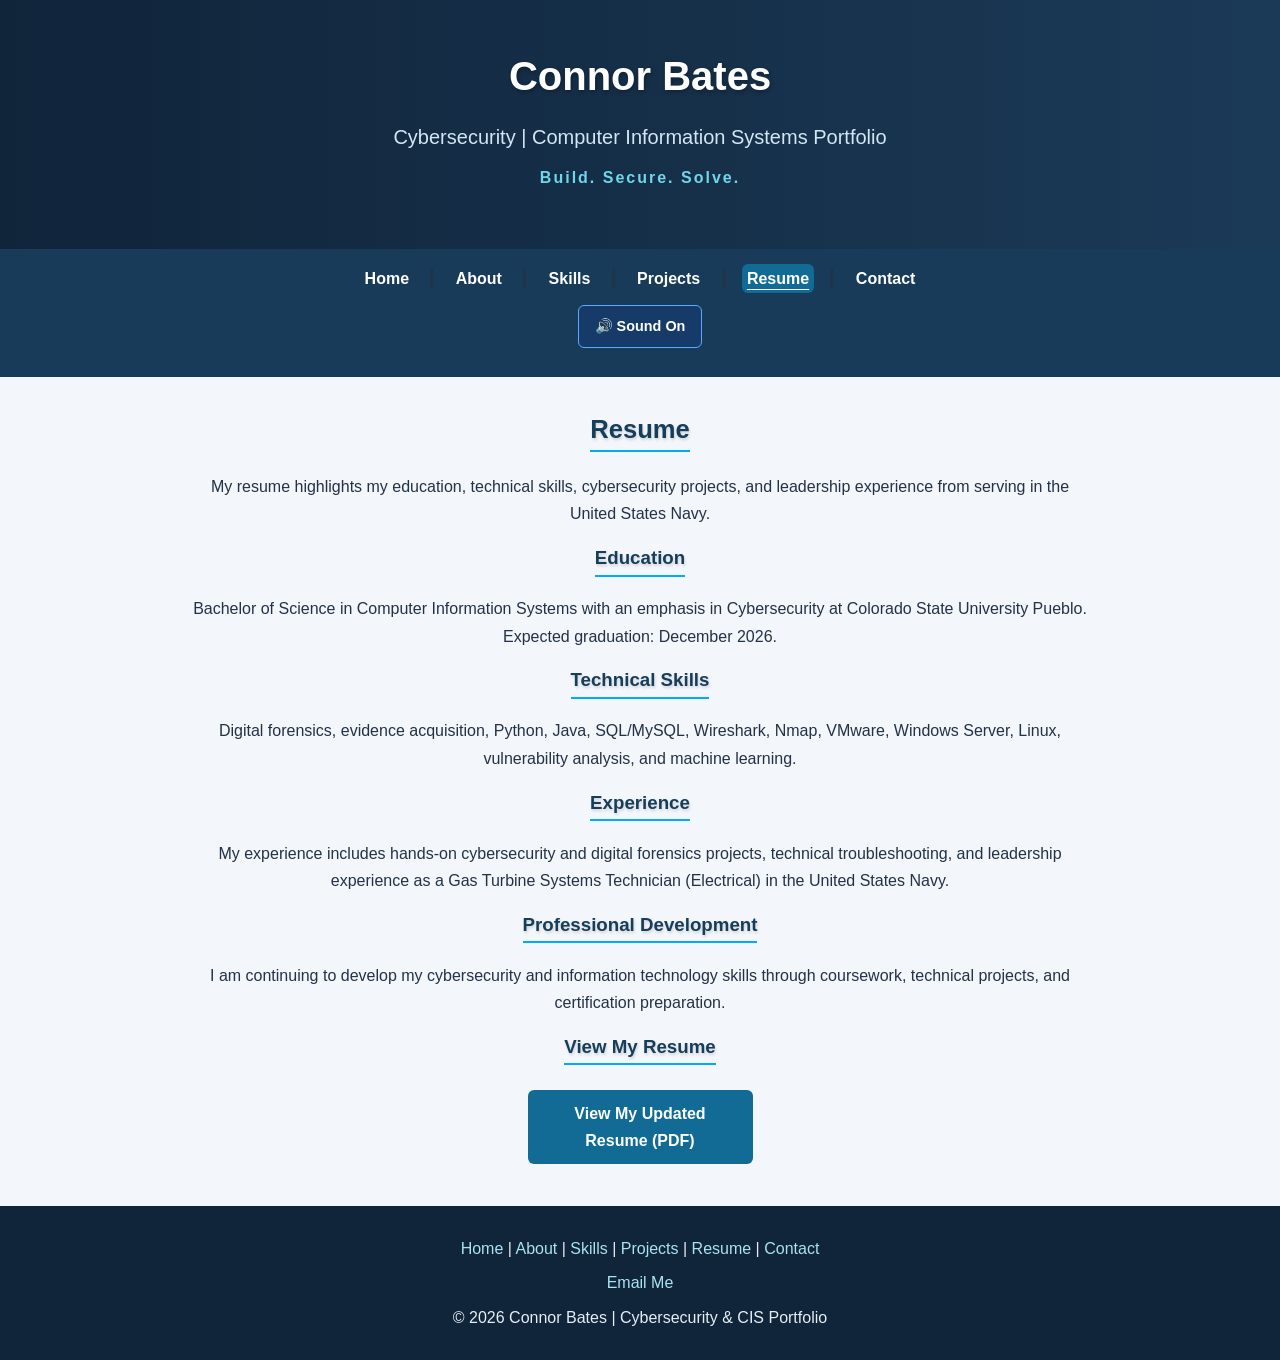
<file: resume.html>
<!DOCTYPE html>
<!--
    Student Name: Connor Bates
    File Name: resume.html
    Date: October 21, 2026
-->
<html lang="en">

    <head>
        <meta charset="utf-8">
        <meta name="viewport" content="width=device-width, initial-scale=1">

        <title>Resume | Connor Bates</title>
        <meta name="description"
            content="View Connor Bates' resume, education, technical experience, and qualifications for cybersecurity and information technology roles.">

        <link rel="icon" type="image/svg+xml" href="favicon.svg">
        <link rel="stylesheet" href="css/styles.css">
    </head>

    <body>
        <header>
            <h1>Connor Bates</h1>
            <h2>Cybersecurity | Computer Information Systems Portfolio</h2>
            <h3>Build. Secure. Solve.</h3>
        </header>

        <nav>
            <p>
                <a href="index.html">Home</a> &nbsp; &#9475; &nbsp;
                <a href="about.html">About</a> &nbsp; &#9475; &nbsp;
                <a href="skills.html">Skills</a> &nbsp; &#9475; &nbsp;
                <a href="projects.html">Projects</a> &nbsp; &#9475; &nbsp;
                <a href="resume.html" aria-current="page">Resume</a> &nbsp; &#9475; &nbsp;
                <a href="contact.html">Contact</a>
            </p>

            <!-- Website Sound Toggle -->
            <button id="sound-toggle" type="button"
                aria-pressed="true" aria-label="Turn website sound off">
                &#128266; Sound On
            </button>
        </nav>

        <main>
            <div id="resume">

                <h2>Resume</h2>

                <p>
                    My resume highlights my education, technical skills,
                    cybersecurity projects, and leadership experience
                    from serving in the United States Navy.
                </p>

                <h3>Education</h3>
                <p>
                    Bachelor of Science in Computer Information Systems
                    with an emphasis in Cybersecurity at Colorado State
                    University Pueblo. Expected graduation: December 2026.
                </p>

                <h3>Technical Skills</h3>
                <p>
                    Digital forensics, evidence acquisition, Python, Java,
                    SQL/MySQL, Wireshark, Nmap, VMware, Windows Server,
                    Linux, vulnerability analysis, and machine learning.
                </p>

                <h3>Experience</h3>
                <p>
                    My experience includes hands-on cybersecurity and
                    digital forensics projects, technical troubleshooting,
                    and leadership experience as a Gas Turbine Systems
                    Technician (Electrical) in the United States Navy.
                </p>

                <h3>Professional Development</h3>
                <p>
                    I am continuing to develop my cybersecurity and
                    information technology skills through coursework,
                    technical projects, and certification preparation.
                </p>

                <h3>View My Resume</h3>
                <p>
                    <a class="action-link"
                            href="media/connor_bates_resume.pdf"
                            target="_blank" rel="noopener noreferrer">
                        View My Updated Resume (PDF)
                    </a>
                </p>

            </div>
        </main>

        <footer>
            <p>
                <a href="index.html">Home</a> |
                <a href="about.html">About</a> |
                <a href="skills.html">Skills</a> |
                <a href="projects.html">Projects</a> |
                <a href="resume.html">Resume</a> |
                <a href="contact.html">Contact</a>
            </p>

            <p>
                <a href="mailto:connor.j.bates95@gmail.com">
                    Email Me
                </a>
            </p>

            <p>&copy; 2026 Connor Bates | Cybersecurity &amp; CIS Portfolio</p>
        </footer>

        <!-- Website Sound Effect -->
        <audio id="interface-sound" preload="auto">
            <source src="media/interface_click.mp3" type="audio/mpeg">
            Your browser does not support HTML5 audio.
        </audio>

        <!-- Website Sound Controls -->
        <script src="scripts/sound.js" defer></script>
    </body>
</html>
</file>
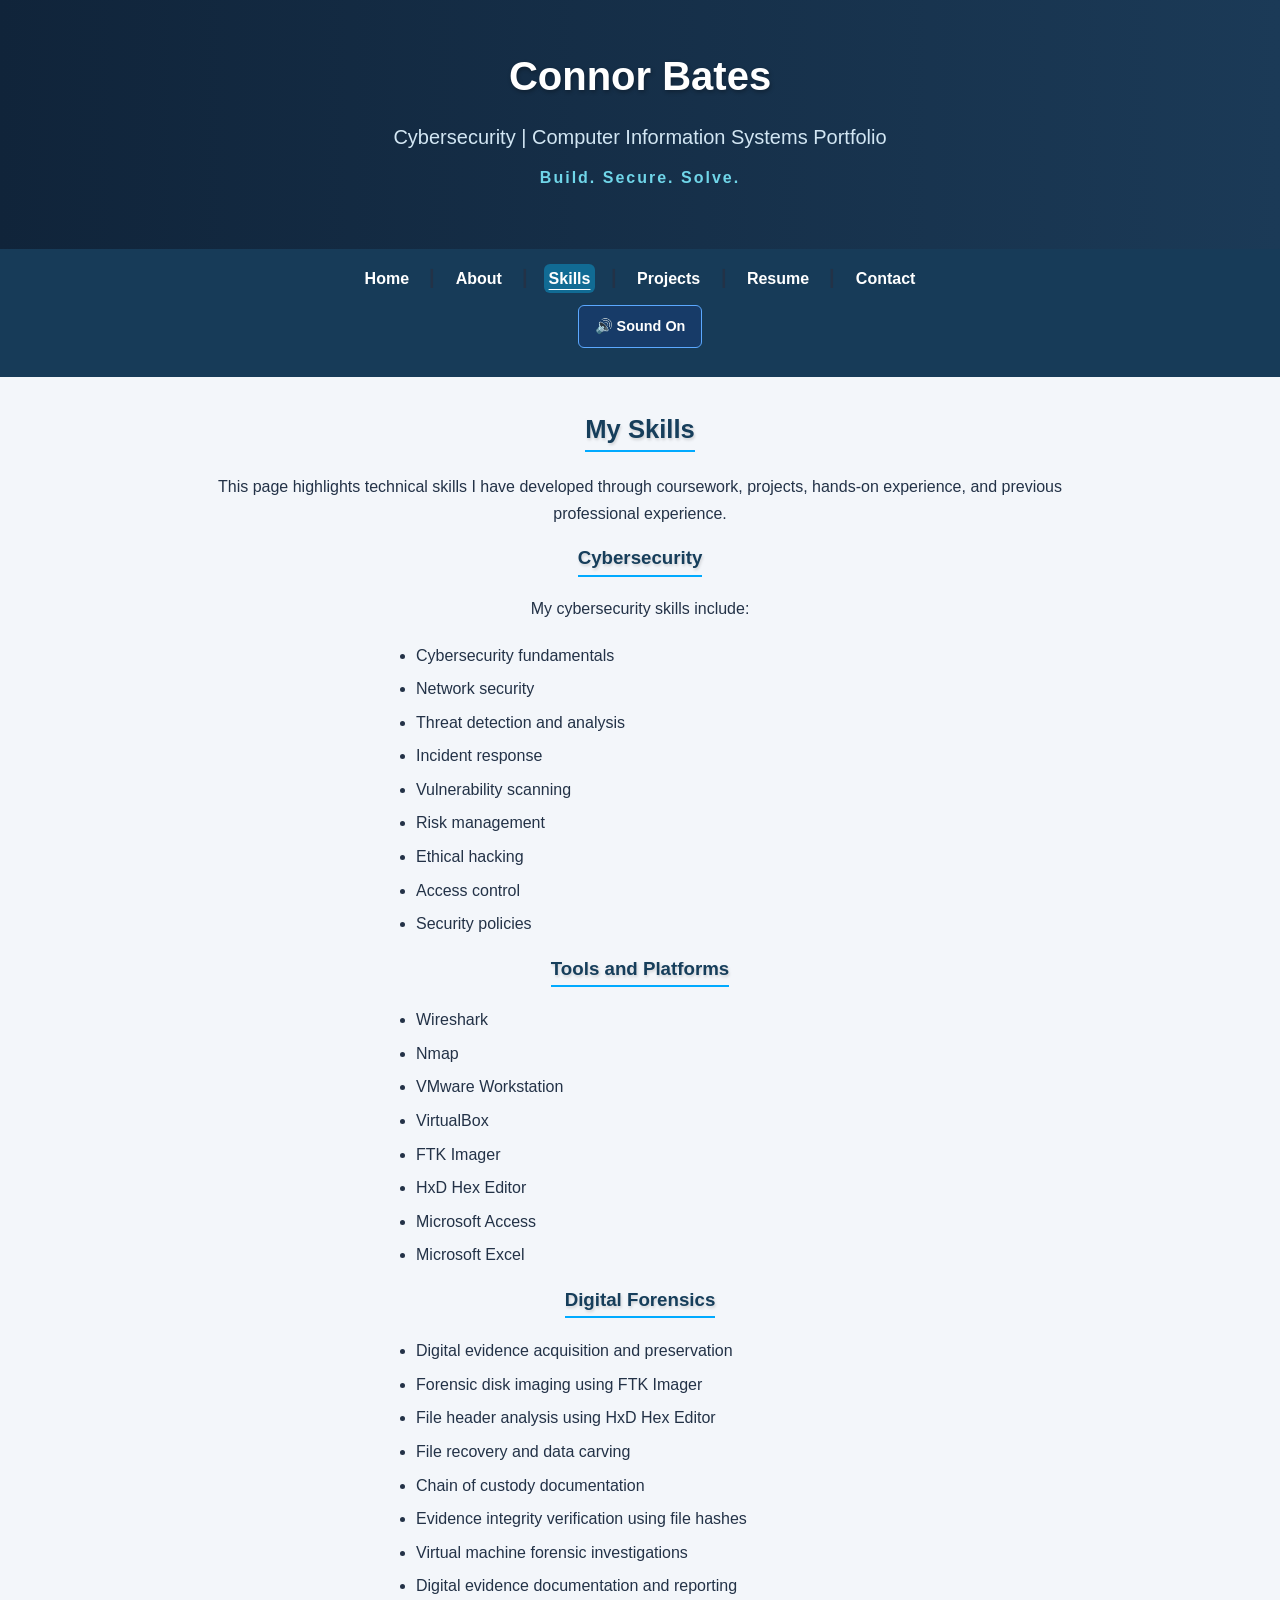
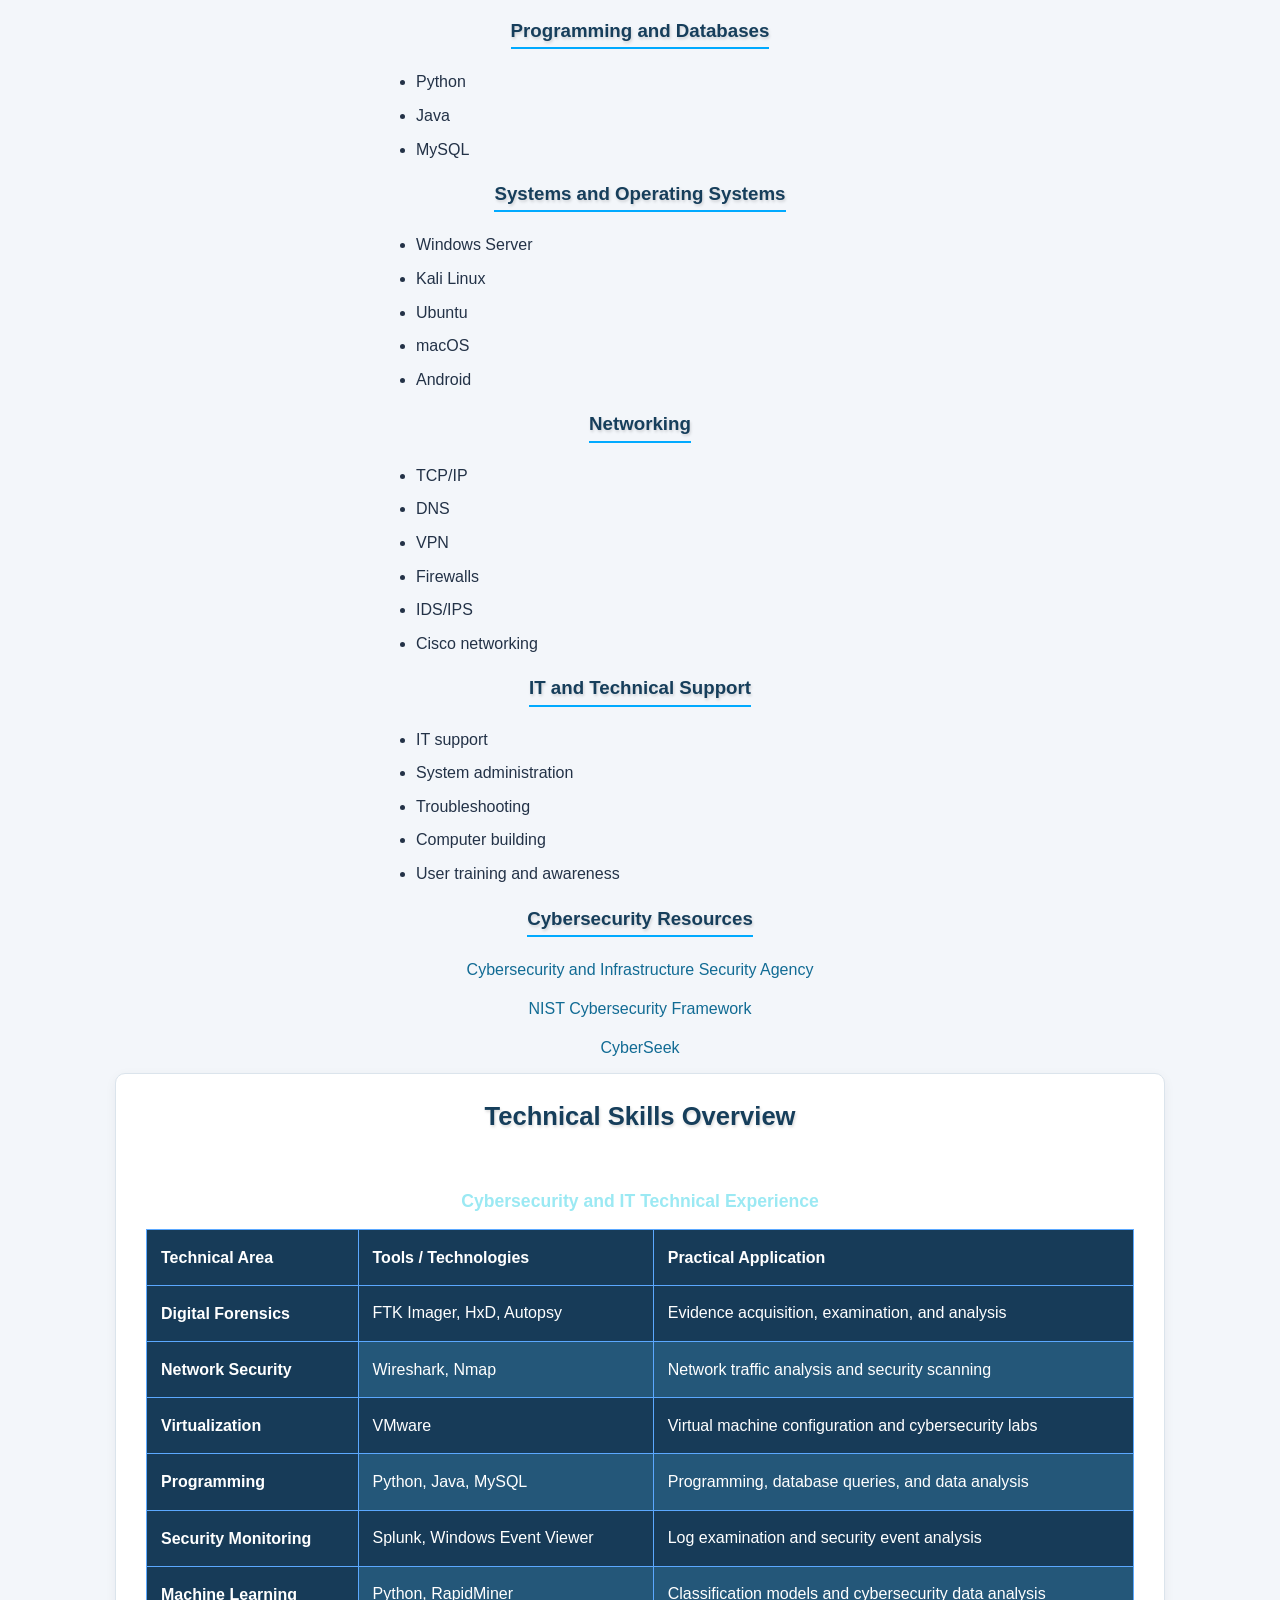
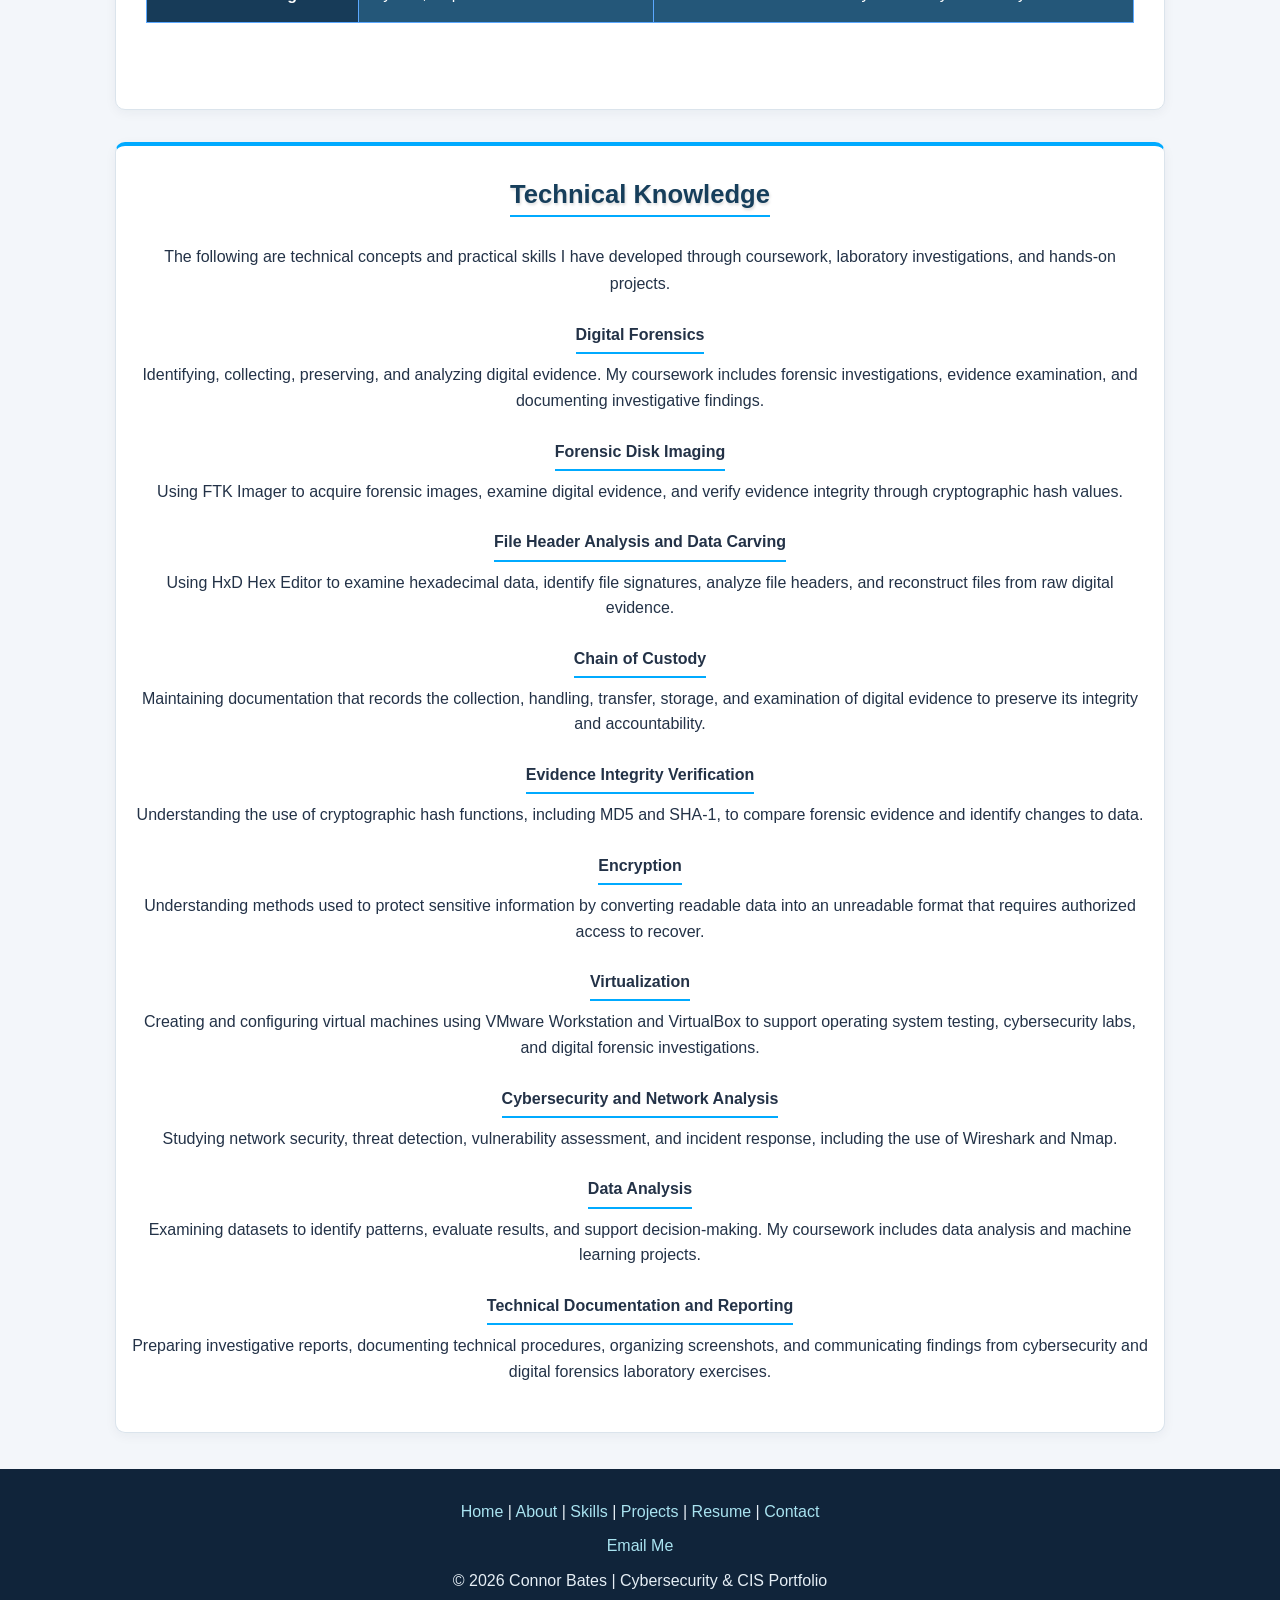
<file: skills.html>
<!DOCTYPE html>
<!--
    Student Name: Connor Bates
    File Name: skills.html
    Date: October 4, 2026
-->
<html lang="en">

    <head>
        <meta charset="utf-8">
        <meta name="viewport" content="width=device-width, initial-scale=1">

        <title>Technical Skills | Connor Bates</title>
        <meta name="description"
            content="Explore Connor Bates' technical knowledge in cybersecurity, digital forensics, programming, data analysis, and information systems.">
        <link rel="icon" type="image/svg+xml" href="favicon.svg">
        <link rel="stylesheet" href="css/styles.css">
    </head>

    <body>
        <header>
            <h1>Connor Bates</h1>
            <h2>Cybersecurity | Computer Information Systems Portfolio</h2>
            <h3>Build. Secure. Solve.</h3>
        </header>

        <nav>
            <p>
                <a href="index.html">Home</a> &nbsp; &#9475; &nbsp;
                <a href="about.html">About</a> &nbsp; &#9475; &nbsp;
                <a href="skills.html" aria-current="page">Skills</a> &nbsp; &#9475; &nbsp;
                <a href="projects.html">Projects</a> &nbsp; &#9475; &nbsp;
                <a href="resume.html">Resume</a> &nbsp; &#9475; &nbsp;
                <a href="contact.html">Contact</a>
            </p>

            <!-- Website Sound Toggle -->
            <button id="sound-toggle" type="button"
                aria-pressed="true" aria-label="Turn website sound off">
                &#128266; Sound On
            </button>
        </nav>

        <main>
            <div id="skills">
                <h2>My Skills</h2>

                <p>
                    This page highlights technical skills I have developed
                    through coursework, projects, hands-on experience,
                    and previous professional experience.
                </p>

                <h3>Cybersecurity</h3>
                <p>
                    My cybersecurity skills include:
                </p>

                <ul>
                    <li>Cybersecurity fundamentals</li>
                    <li>Network security</li>
                    <li>Threat detection and analysis</li>
                    <li>Incident response</li>
                    <li>Vulnerability scanning</li>
                    <li>Risk management</li>
                    <li>Ethical hacking</li>
                    <li>Access control</li>
                    <li>Security policies</li>
                </ul>

                <h3>Tools and Platforms</h3>
                <ul>
                    <li>Wireshark</li>
                    <li>Nmap</li>
                    <li>VMware Workstation</li>
                    <li>VirtualBox</li>
                    <li>FTK Imager</li>
                    <li>HxD Hex Editor</li>
                    <li>Microsoft Access</li>
                    <li>Microsoft Excel</li>
                </ul>

                <h3>Digital Forensics</h3>
                <ul>
                    <li>Digital evidence acquisition and preservation</li>
                    <li>Forensic disk imaging using FTK Imager</li>
                    <li>File header analysis using HxD Hex Editor</li>
                    <li>File recovery and data carving</li>
                    <li>Chain of custody documentation</li>
                    <li>Evidence integrity verification using file hashes</li>
                    <li>Virtual machine forensic investigations</li>
                    <li>Digital evidence documentation and reporting</li>
                </ul>

                <h3>Programming and Databases</h3>
                <ul>
                    <li>Python</li>
                    <li>Java</li>
                    <li>MySQL</li>
                </ul>

                <h3>Systems and Operating Systems</h3>
                <ul>
                    <li>Windows Server</li>
                    <li>Kali Linux</li>
                    <li>Ubuntu</li>
                    <li>macOS</li>
                    <li>Android</li>
                </ul>

                <h3>Networking</h3>
                <ul>
                    <li>TCP/IP</li>
                    <li>DNS</li>
                    <li>VPN</li>
                    <li>Firewalls</li>
                    <li>IDS/IPS</li>
                    <li>Cisco networking</li>
                </ul>

                <h3>IT and Technical Support</h3>
                <ul>
                    <li>IT support</li>
                    <li>System administration</li>
                    <li>Troubleshooting</li>
                    <li>Computer building</li>
                    <li>User training and awareness</li>
                </ul>

                <h3>Cybersecurity Resources</h3>
                <p>
                    <a href="https://www.cisa.gov/" target="_blank" rel="noopener">
                        Cybersecurity and Infrastructure Security Agency
                    </a>
                </p>

                <p>
                    <a href="https://www.nist.gov/cyberframework" target="_blank" rel="noopener">
                        NIST Cybersecurity Framework
                    </a>
                </p>

                <p>
                    <a href="https://www.cyberseek.org/" target="_blank" rel="noopener">
                        CyberSeek
                    </a>
                </p>
            </div>

            <!-- Technical Skills Table -->
            <section id="skills-table">
                <h2>Technical Skills Overview</h2>

            <!-- Mobile Table Scrolling Instructions -->
            <p class="table-scroll-hint">
                &#8596; Swipe left or right to view the full table.
            </p>

                <div class="table-container">
                    <table>
                        <caption>Cybersecurity and IT Technical Experience</caption>

                        <thead>
                            <tr>
                                <th scope="col">Technical Area</th>
                                <th scope="col">Tools / Technologies</th>
                                <th scope="col">Practical Application</th>
                            </tr>
                        </thead>

                        <tbody>
                            <tr>
                                <th scope="row">Digital Forensics</th>
                                <td>FTK Imager, HxD, Autopsy</td>
                                <td>Evidence acquisition, examination, and analysis</td>
                            </tr>

                            <tr>
                                <th scope="row">Network Security</th>
                                <td>Wireshark, Nmap</td>
                                <td>Network traffic analysis and security scanning</td>
                            </tr>

                            <tr>
                                <th scope="row">Virtualization</th>
                                <td>VMware</td>
                                <td>Virtual machine configuration and cybersecurity labs</td>
                            </tr>

                            <tr>
                                <th scope="row">Programming</th>
                                <td>Python, Java, MySQL</td>
                                <td>Programming, database queries, and data analysis</td>
                            </tr>

                            <tr>
                                <th scope="row">Security Monitoring</th>
                                <td>Splunk, Windows Event Viewer</td>
                                <td>Log examination and security event analysis</td>
                            </tr>

                            <tr>
                                <th scope="row">Machine Learning</th>
                                <td>Python, RapidMiner</td>
                                <td>Classification models and cybersecurity data analysis</td>
                            </tr>
                        </tbody>
                    </table>
                </div>
            </section>

            <!-- Technical Knowledge Section -->
            <section id="knowledge" class="technical-knowledge">

                <h2>Technical Knowledge</h2>

                <p>
                    The following are technical concepts and practical
                    skills I have developed through coursework,
                    laboratory investigations, and hands-on projects.
                </p>

                <dl>
                    <dt>Digital Forensics</dt>
                    <dd>
                        Identifying, collecting, preserving, and analyzing
                        digital evidence. My coursework includes forensic
                        investigations, evidence examination, and
                        documenting investigative findings.
                    </dd>

                    <dt>Forensic Disk Imaging</dt>
                    <dd>
                        Using FTK Imager to acquire forensic images,
                        examine digital evidence, and verify evidence
                        integrity through cryptographic hash values.
                    </dd>

                    <dt>File Header Analysis and Data Carving</dt>
                    <dd>
                        Using HxD Hex Editor to examine hexadecimal data,
                        identify file signatures, analyze file headers,
                        and reconstruct files from raw digital evidence.
                    </dd>

                    <dt>Chain of Custody</dt>
                    <dd>
                        Maintaining documentation that records the
                        collection, handling, transfer, storage, and
                        examination of digital evidence to preserve
                        its integrity and accountability.
                    </dd>

                    <dt>Evidence Integrity Verification</dt>
                    <dd>
                        Understanding the use of cryptographic hash
                        functions, including MD5 and SHA-1, to compare
                        forensic evidence and identify changes to data.
                    </dd>

                    <dt>Encryption</dt>
                    <dd>
                        Understanding methods used to protect sensitive
                        information by converting readable data into
                        an unreadable format that requires authorized
                        access to recover.
                    </dd>

                    <dt>Virtualization</dt>
                    <dd>
                        Creating and configuring virtual machines using
                        VMware Workstation and VirtualBox to support
                        operating system testing, cybersecurity labs,
                        and digital forensic investigations.
                    </dd>

                    <dt>Cybersecurity and Network Analysis</dt>
                    <dd>
                        Studying network security, threat detection,
                        vulnerability assessment, and incident response,
                        including the use of Wireshark and Nmap.
                    </dd>

                    <dt>Data Analysis</dt>
                    <dd>
                        Examining datasets to identify patterns,
                        evaluate results, and support decision-making.
                        My coursework includes data analysis and
                        machine learning projects.
                    </dd>

                    <dt>Technical Documentation and Reporting</dt>
                    <dd>
                        Preparing investigative reports, documenting
                        technical procedures, organizing screenshots,
                        and communicating findings from cybersecurity
                        and digital forensics laboratory exercises.
                    </dd>
                </dl>

            </section>
        </main>

        <footer>
            <p>
                <a href="index.html">Home</a> |
                <a href="about.html">About</a> |
                <a href="skills.html">Skills</a> |
                <a href="projects.html">Projects</a> |
                <a href="resume.html">Resume</a> |
                <a href="contact.html">Contact</a>
            </p>

            <p>
                <a href="mailto:connor.j.bates95@gmail.com">Email Me</a>
            </p>

            <p>&copy; 2026 Connor Bates | Cybersecurity &amp; CIS Portfolio</p>
                </footer>

        <!-- Website Sound Effect -->
        <audio id="interface-sound" preload="auto">
            <source src="media/interface_click.mp3" type="audio/mpeg">
            Your browser does not support HTML5 audio.
        </audio>

        <!-- Website Sound Controls -->
        <script src="scripts/sound.js" defer></script>
    </body>
</html>
</file>
<file: css/styles.css>
/*
    Student Name: Connor Bates
    File Name: styles.css
    Purpose: CIS / Cybersecurity Portfolio Website
*/

/* ==========================================
   1. Reset and Global Styles
   ========================================== */

* {
    box-sizing: border-box;
}

html {
    scroll-behavior: smooth;
}

body {
    margin: 0;
    background-color: #f3f6fa;
    color: #233247;
    font-family: Arial, Helvetica, sans-serif;
    font-size: 16px;
    line-height: 1.7;
}

a {
    color: #116b94;
    text-decoration: none;
}

a:hover,
a:focus {
    color: #084c70;
    text-decoration: underline;
}

a:focus-visible {
    outline: 3px solid #1a83ae;
    outline-offset: 3px;
}

img {
    max-width: 100%;
    height: auto;
}


/* ==========================================
   2. Header
   ========================================== */

header {
    background: linear-gradient(to right, #10243a, #1b3a57);
    color: #ffffff;
    text-align: center;
    padding: 42px 20px 34px;
}

header h1 {
    margin: 0;
    font-size: 2.5rem;
    text-shadow: 1px 2px 4px rgba(0, 0, 0, 0.3);
}

header h2 {
    margin: 10px 0;
    color: #d2e6f3;
    font-size: 1.25rem;
    font-weight: normal;
}

header h3 {
    margin: 10px 0 24px;
    color: #70d6e9;
    font-size: 1rem;
    letter-spacing: 2px;
}

header img {
    display: block;
    margin: 0 auto;
    border-radius: 10px;
    max-height: 260px;
    object-fit: contain;
}


/* ==========================================
   3. Navigation
   ========================================== */

nav {
    background-color: #173b58;
    text-align: center;
    padding: 14px 12px;
    position: sticky;
    top: 0;
    z-index: 1000;
}

nav p {
    margin: 0;
    line-height: 2;
}

nav a {
    color: #ffffff;
    font-weight: bold;
    padding: 6px 5px;
}

nav a:hover,
nav a:focus {
    color: #9be9f3;
}

/* Active Navigation Link */
nav a:active {
    color: #ffffff;
    background-color: #245779;
    border-radius: 6px;
}

/* Highlight Current Navigation Page */
nav a[aria-current="page"] {
    background-color: #116b94;
    color: #ffffff;
    border-radius: 6px;
    text-decoration: underline;
    text-underline-offset: 5px;
}

/* Website Sound Toggle */
#sound-toggle {
    display: block;
    margin: 10px auto 15px;
    padding: 8px 16px;
    background-color: #173b68;
    color: #ffffff;
    border: 1px solid #5ba8ff;
    border-radius: 6px;
    font-size: 0.9rem;
    font-weight: bold;
    cursor: pointer;
    transition: background-color 0.2s ease;
}

/* Sound Toggle Hover */
#sound-toggle:hover {
    background-color: #24558d;
}

/* Sound Toggle Keyboard Focus */
#sound-toggle:focus-visible {
    outline: 3px solid #ffcc00;
    outline-offset: 3px;
}

/* ==========================================
   4. Main Content and General Cards
   ========================================== */

main {
    width: 90%;
    max-width: 1050px;
    margin: 36px auto;
    min-height: 40vh;
}

main h1,
main h2,
main h3 {
    color: #163e5b;
    line-height: 1.3;
    text-align: center;
    text-shadow: 1px 2px 3px rgba(0, 0, 0, 0.15);
}

main h1 {
    font-size: 2rem;
}

main h2 {
    font-size: 1.6rem;
    margin-top: 0;
}

main p {
    margin: 12px 0;
}

main section,
main article {
    background-color: #ffffff;
    border: 1px solid #dbe4ec;
    border-radius: 10px;
    padding: 26px 30px;
    margin-bottom: 24px;
    box-shadow: 0 3px 12px rgba(16, 36, 58, 0.05);
}

main section:first-child {
    border-top: 4px solid #1a83ae;
}

main ul,
main ol {
    padding-left: 26px;
}

main li {
    margin-bottom: 7px;
}

main img {
    border-radius: 8px;
}

/* Center About Page Paragraphs */
#about p {
    text-align: center;
    max-width: 900px;
    margin: 12px auto;
}

/* Center Professional Interests List */
#about ul {
    width: 100%;
    max-width: 500px;
    box-sizing: border-box;
    margin: 20px auto;
    padding-left: 26px;
    text-align: left;
}

/* Keep Professional Interests Bullets Left-Aligned */
#about li {
    text-align: left;
    margin-bottom: 0.5em;
    line-height: 1.6;
}

/* Center and Underline About Page Headings */
#about h1,
#about h2,
#about h3 {
    text-align: center;
    text-decoration: none;
    width: fit-content;
    max-width: 100%;
    margin-left: auto;
    margin-right: auto;
    padding-bottom: 4px;
    border-bottom: 2px solid #00aaff;
}


/* ==========================================
   5. Action Links and Buttons
   ========================================== */

/* Shared Link Button Appearance */
.action-link {
    box-sizing: border-box;
    display: inline-flex;
    align-items: center;
    justify-content: center;
    vertical-align: middle;
    width: 225px;
    max-width: 100%;
    min-height: 48px;
    padding: 10px 14px;
    margin: 6px 0;
    background-color: #116b94;
    color: #ffffff;
    border-radius: 6px;
    font-weight: bold;
    text-align: center;
    text-decoration: none;
    white-space: normal;
    overflow-wrap: anywhere;
}

/* Link Button Hover and Focus */
.action-link:hover,
.action-link:focus {
    background-color: #084c70;
    color: #ffffff;
    text-decoration: none;
}

.action-link:focus-visible {
    outline: 3px solid #1a83ae;
    outline-offset: 3px;
}

/* Center Buttons Inside Paragraphs */
main p:has(> .action-link) {
    text-align: center;
}

/* Center Buttons Placed Directly in Cards */
main section > .action-link,
main article > .action-link {
    display: flex;
    margin-left: auto;
    margin-right: auto;
}


/* ==========================================
   6. Homepage
   ========================================== */

/* Homepage Welcome Section */
#home > section:first-child {
    text-align: center;
}

/* Center Welcome Heading and Paragraphs */
#home > section:first-child h2,
#home > section:first-child p {
    text-align: center;
}

/* Keep Welcome Button Centered */
#home > section:first-child .action-link {
    margin-left: auto;
    margin-right: auto;
}

/* Homepage Responsive Grid */
.home-grid {
    display: grid;
    grid-template-columns: 1fr;
    align-items: stretch;
    gap: 1.5em;
    margin: 1.5em 0;
}

/* Homepage Cards */
.home-grid .home-card {
    display: flex;
    flex-direction: column;
    height: 100%;
    margin: 0;
    min-width: 0;
    border-top: 4px solid #00aaff;
    text-align: center;
}

/* Center and Underline Homepage Card Headings */
.home-grid .home-card h2,
.home-grid .home-card h3 {
    text-align: center;
    text-decoration: none;
    border-bottom: 2px solid #00aaff;
    width: fit-content;
    max-width: 100%;
    margin-left: auto;
    margin-right: auto;
    padding-bottom: 4px;
}

/* Center Homepage Card Paragraphs */
.home-grid .home-card p {
    text-align: center;
}

/* Center Technical Skills List */
.home-grid .home-card ul {
    width: fit-content;
    max-width: 100%;
    margin-left: auto;
    margin-right: auto;
    padding-left: 26px;
    text-align: left;
}

/* Align Card Buttons Along the Bottom */
.home-grid .home-card p:has(> .action-link) {
    margin-top: auto;
    padding-top: 20px;
    text-align: center;
}

/* Center and Standardize Card Buttons */
.home-grid .home-card .action-link {
    display: inline-flex;
    align-items: center;
    justify-content: center;
    width: 225px;
    max-width: 100%;
    min-height: 48px;
    padding: 10px 14px;
    margin-left: auto;
    margin-right: auto;
    text-align: center;
}

/* Buttons Placed Directly Inside Cards */
.home-grid .home-card > .action-link {
    margin-top: auto;
}


/* ==========================================
   7. Skills Page
   ========================================== */

/* Center Skills Page Paragraphs */
#skills p {
    text-align: center;
    max-width: 900px;
    margin: 12px auto;
}

/* Align All Skills Lists Consistently */
#skills ul {
    width: 100%;
    max-width: 500px;
    box-sizing: border-box;
    margin: 20px auto;
    padding-left: 26px;
    text-align: left;
}

/* Keep All Skills Bullet Points Left-Aligned */
#skills li {
    text-align: left;
    margin-bottom: 0.5em;
    line-height: 1.6;
}

/* Center and Underline Skills Page Headings */
#skills h1,
#skills h2,
#skills h3 {
    text-align: center;
    text-decoration: none;
    width: fit-content;
    max-width: 100%;
    margin-left: auto;
    margin-right: auto;
    padding-bottom: 4px;
    border-bottom: 2px solid #00aaff;
}

/* Technical Knowledge Section */
#technical-knowledge,
#knowledge {
    padding: 2em 1em;
    margin: 2em auto;
    border-top: 4px solid #00aaff;
}

/* Center Technical Knowledge Introduction */
#technical-knowledge > p,
#knowledge > p {
    text-align: center;
}

/* Center and Underline Technical Knowledge Heading */
#technical-knowledge h2,
#knowledge h2 {
    text-align: center;
    text-decoration: none;
    width: fit-content;
    max-width: 100%;
    margin: 0 auto 1em;
    padding-bottom: 4px;
    border-bottom: 2px solid #00aaff;
}


/* Underline and Center Technical Knowledge Terms */
#technical-knowledge dt,
#knowledge dt {
    font-weight: bold;
    text-align: center;
    width: fit-content;
    max-width: 100%;
    margin: 1.5em auto 0;
    padding-bottom: 4px;
    border-bottom: 2px solid #00aaff;
}

/* Center Technical Knowledge Descriptions */
#technical-knowledge dd,
#knowledge dd {
    text-align: center;
    margin: 0.5em 0 1em;
    line-height: 1.6;
}


/* Technical Skills Overview Table */

/* Table Container */
#skills-table .table-container {
    width: 100%;
    max-width: 1000px;
    margin: 20px auto 40px;
    overflow-x: auto;
    border-radius: 8px;
}

/* Table Layout */
#skills-table table {
    width: 100%;
    min-width: 650px;
    border-collapse: collapse;
    background-color: #173b58;
    color: #ffffff;
}

/* Table Caption */
#skills-table caption {
    caption-side: top;
    padding: 12px;
    color: #9be9f3;
    font-size: 1.1rem;
    font-weight: bold;
    text-align: center;
}

/* Table Headers */
#skills-table thead {
    background-color: #116b94;
}

#skills-table th {
    padding: 14px;
    text-align: left;
    font-weight: bold;
    border: 1px solid #5ba8ff;
}

/* Table Data Cells */
#skills-table td {
    padding: 12px 14px;
    text-align: left;
    line-height: 1.5;
    border: 1px solid #5ba8ff;
}

/* Alternating Table Rows */
#skills-table tbody tr:nth-child(even) {
    background-color: #245779;
}

/* Table Row Hover */
#skills-table tbody tr:hover {
    background-color: #306b91;
}

/* Mobile Table Scrolling Hint */
#skills-table .table-scroll-hint {
    display: none;
}

@media screen and (max-width: 650px) {
    #skills-table .table-scroll-hint {
        display: block;
        text-align: center;
        font-size: 0.9rem;
        color: #9be9f3;
        margin: 10px auto;
    }
}

/* ==========================================
   8. Projects Page
   ========================================== */

/* Project Cards */
#projects > article.project-card,
#projects > aside.cyber-resources {
    background-color: #ffffff;
    border: 1px solid #dbe4ec;
    border-top: 4px solid #00aaff;
    border-radius: 10px;
    padding: 26px 30px;
    margin: 24px 0;
    box-shadow: 0 3px 12px rgba(16, 36, 58, 0.05);
}

/* Related Cybersecurity Resources */
#projects > aside.cyber-resources {
    background-color: #181a1b;
    color: #d6eaff;
    border: 1px solid #2b4358;
    border-radius: 10px;
    box-shadow: 0 3px 12px rgba(0, 0, 0, 0.15);
}

/* Cybersecurity Resources Heading */
#projects > aside.cyber-resources h2,
#projects > aside.cyber-resources h3 {
    color: #9bd5ff;
}

/* Responsive Project Images */
#projects img {
    max-width: 100%;
    height: auto;
    transition: opacity 0.3s ease;
}

#projects a:hover img {
    opacity: 0.85;
}

/* Center Projects Page Introduction */
#projects > p {
    max-width: 900px;
    margin: 12px auto;
    text-align: center;
}

/* Center Project Descriptions and Image Captions */
#projects article.project-card p,
#projects figure figcaption,
#projects .caption {
    max-width: 900px;
    margin: 12px auto;
    text-align: center;
}

/* Center Project Figures */
#projects figure {
    max-width: 100%;
    margin: 20px auto;
    text-align: center;
}

/* Center Project Images */
#projects > article.project-card img {
    display: block;
    max-width: 100%;
    height: auto;
    margin: 20px auto;
}

/* Keep Project Lists Left-Aligned */
#projects > article.project-card ul,
#projects > article.project-card ol {
    width: fit-content;
    max-width: 100%;
    margin: 20px auto;
    padding-left: 26px;
    text-align: left;
}

/* Center and Underline Project Headings */
#projects h1,
#projects h2,
#projects h3,
#projects h4,
#projects h5 {
    text-align: center;
    text-decoration: none;
    width: fit-content;
    max-width: 100%;
    margin-left: auto;
    margin-right: auto;
    padding-bottom: 4px;
    border-bottom: 2px solid #00aaff;
}

/* Screenshot Viewing Instructions */
#projects .image-instructions {
    max-width: 900px;
    margin: 20px auto;
    padding: 12px 18px;
    background-color: #eaf5fc;
    color: #163e5b;
    border: 1px solid #1a83ae;
    border-radius: 8px;
    text-align: center;
    font-weight: bold;
}

/* Expandable Screenshot Container */
#projects figure.expandable-image {
    max-width: 100%;
    margin: 20px auto;
    text-align: center;
}

/* Clickable Screenshot Link */
#projects .expandable-image a {
    display: inline-block;
    max-width: 100%;
    cursor: zoom-in;
}

/* Screenshot Appearance */
#projects .expandable-image img {
    display: block;
    max-width: 100%;
    height: auto;
    margin: 12px auto;
    border-radius: 8px;
    transition: transform 0.3s ease,
                box-shadow 0.3s ease;
}

/* Screenshot Hover and Keyboard Focus */
#projects .expandable-image a:hover img,
#projects .expandable-image a:focus-visible img {
    transform: scale(1.02);
    box-shadow: 0 0 15px rgba(26, 131, 174, 0.35);
}

/* Screenshot Captions */
#projects .expandable-image figcaption {
    max-width: 900px;
    margin: 12px auto;
    text-align: center;
    color: #233247;
}

/* Click to Enlarge Label */
#projects .expand-hint {
    display: block;
    margin-top: 8px;
    color: #116b94;
    font-size: 0.9rem;
    font-weight: bold;
}


/* ==========================================
   9. Resume Page
   ========================================== */

/* Center and Underline Resume Page Headings */
#resume h1,
#resume h2,
#resume h3 {
    text-align: center;
    text-decoration: none;
    width: fit-content;
    max-width: 100%;
    margin-left: auto;
    margin-right: auto;
    padding-bottom: 4px;
    border-bottom: 2px solid #00aaff;
}

/* Center Resume Page Paragraphs */
#resume p {
    max-width: 900px;
    margin: 12px auto;
    text-align: center;
}

/* Align Resume Page Lists */
#resume ul,
#resume ol {
    width: 100%;
    max-width: 700px;
    margin: 20px auto;
    padding-left: 20px;
    text-align: left;
}

/* Center Resume Page Buttons */
#resume .action-link {
    margin-left: auto;
    margin-right: auto;
}


/* ==========================================
   10. Contact Page
   ========================================== */

/* Center and Underline Contact Page Headings */
#contact h1,
#contact h2,
#contact h3,
#location h2 {
    text-align: center;
    text-decoration: none;
    width: fit-content;
    max-width: 100%;
    margin-left: auto;
    margin-right: auto;
    padding-bottom: 4px;
    border-bottom: 2px solid #00aaff;
}

/* Center Contact Page Paragraphs */
#contact p {
    max-width: 900px;
    margin: 12px auto;
    text-align: center;
}

/* Contact Page Link Buttons */
#contact a {
    box-sizing: border-box;
    display: inline-flex;
    align-items: center;
    justify-content: center;
    width: 225px;
    max-width: 100%;
    min-height: 48px;
    padding: 10px 14px;
    margin: 6px 0;
    background-color: #116b94;
    color: #ffffff;
    border-radius: 6px;
    font-weight: bold;
    text-align: center;
    text-decoration: none;
    white-space: normal;
    overflow-wrap: anywhere;
}

/* Center Contact Link Buttons */
#contact p:has(> a) {
    text-align: center;
}

/* Contact Link Hover and Focus */
#contact a:hover,
#contact a:focus {
    background-color: #084c70;
    color: #ffffff;
}

#contact a:focus-visible {
    outline: 3px solid #1a83ae;
    outline-offset: 3px;
}

/* Location Section */
#location {
    background-color: #ffffff;
    border: 1px solid #dbe4ec;
    border-top: 4px solid #00aaff;
    border-radius: 10px;
    padding: 26px 30px;
    margin: 24px auto;
    text-align: center;
    box-shadow: 0 3px 12px rgba(16, 36, 58, 0.05);
}

#location h2 {
    margin-bottom: 1em;
}

#location p {
    max-width: 700px;
    margin: 0 auto 1.5em;
    line-height: 1.6;
}

/* Location Action Links */
#location > a {
    box-sizing: border-box;
    display: inline-flex;
    align-items: center;
    justify-content: center;
    width: 225px;
    max-width: 100%;
    min-height: 48px;
    padding: 10px 14px;
    margin: 6px auto;
    border-radius: 6px;
    text-align: center;
}

#location p:has(> a) {
    text-align: center;
}

/* Google Map */
.map {
    display: block;
    width: 100%;
    max-width: 800px;
    height: 350px;
    margin: 1.5em auto;
    border: 2px solid #333;
    border-radius: 8px;
}


/* ==========================================
   11. Tables
   ========================================== */

table {
    width: 100%;
    border-collapse: collapse;
    margin: 20px 0;
    background-color: #ffffff;
}

th,
td {
    border: 1px solid #cddae5;
    padding: 12px;
    text-align: left;
}

th {
    background-color: #173b58;
    color: #ffffff;
}


/* ==========================================
   12. Forms
   ========================================== */

input,
textarea,
select,
button {
    font: inherit;
}

input,
textarea,
select {
    max-width: 100%;
    padding: 10px;
    border: 1px solid #9fb1c0;
    border-radius: 5px;
}

textarea {
    width: 100%;
}

button,
input[type="submit"],
input[type="reset"] {
    background-color: #116b94;
    color: #ffffff;
    border: 0;
    border-radius: 6px;
    padding: 10px 18px;
    cursor: pointer;
}

button:hover,
input[type="submit"]:hover {
    background-color: #084c70;
}


/* Contact Form Layout */
#contact-form-section {
    max-width: 750px;
    margin: 30px auto;
    padding: 30px;
    background-color: #171b1c;
    border: 1px solid #304b63;
    border-radius: 10px;
}

/* Contact Form Heading and Introduction */
#contact-form-section h2,
#contact-form-section > p {
    text-align: center;
}

/* Contact Form Field Layout */
#contact-form {
    display: flex;
    flex-direction: column;
    gap: 12px;
    margin-top: 25px;
}

/* Contact Form Labels */
#contact-form label {
    color: #b9e9f3;
    font-weight: bold;
}

/* Contact Form Input Fields */
#contact-form input,
#contact-form textarea {
    box-sizing: border-box;
    width: 100%;
    background-color: #173b58;
    color: #ffffff;
    border: 1px solid #5ba8ff;
    border-radius: 6px;
}

/* Contact Form Field Focus */
#contact-form input:focus,
#contact-form textarea:focus {
    outline: 2px solid #00aaff;
    outline-offset: 2px;
}

/* Contact Form Submit Button */
#contact-form button {
    align-self: center;
    margin-top: 10px;
    min-width: 180px;
}


/* ==========================================
   13. Footer
   ========================================== */

footer {
    background-color: #10243a;
    color: #e5eef5;
    text-align: center;
    padding: 22px 15px;
}

footer p {
    margin: 7px 0;
}

footer a {
    color: #a9e3f0;
}

footer a:hover,
footer a:focus {
    color: #ffffff;
}


/* ==========================================
   14. Mobile and Tablet/Desktop Visibility
   ========================================== */

/* Hidden by Default on Tablet and Desktop */
.mobile {
    display: none;
}

/* Visible by Default on Tablet and Desktop */
.tablet-desktop {
    display: block;
}


/* ==========================================
   15. Responsive Design - Tablet
   ========================================== */

@media screen and (max-width: 768px) {

    header {
        padding: 32px 16px;
    }

    header h1 {
        font-size: 2rem;
    }

    main {
        width: 94%;
        margin: 24px auto;
    }

    main section,
    main article {
        padding: 22px;
    }

    nav a {
        display: inline-block;
        padding: 5px 8px;
    }

   #projects > article.project-card,
    #projects > aside.cyber-resources,
    #location {
    padding: 22px;
    }
}


/* ==========================================
   16. Responsive Design - Mobile
   ========================================== */

@media screen and (max-width: 480px) {

    body {
        font-size: 15px;
    }

    header h1 {
        font-size: 1.75rem;
    }

    header h2 {
        font-size: 1.05rem;
    }

    header h3 {
        letter-spacing: 1px;
    }

    main {
        width: 94%;
        margin: 18px auto;
    }

    main section {
        padding: 18px;
    }

    nav {
        padding: 10px 6px;
    }

    nav p {
        line-height: 2.4;
    }

    nav a {
        padding: 5px 4px;
    }

/* Responsive Technical Skills Table */
#skills-table .table-container {
    overflow-x: auto;
    -webkit-overflow-scrolling: touch;
}

    /* Mobile Visibility */
    .mobile {
        display: block;
    }

    .tablet-desktop {
        display: none;
    }

    /* Mobile Project and Location Cards */
    #projects > article.project-card,
    #projects > aside.cyber-resources,
    #location {
        padding: 18px;
    }

    /* Mobile Link Button Sizing */
    .action-link,
    #contact a,
    #location > a {
        width: min(225px, 100%);
    }

    /* Mobile Homepage Card Height */
    .home-grid .home-card {
        height: auto;
    }

    /* Mobile Screenshot Spacing */
    #projects figure.expandable-image {
        margin: 15px auto;
    }

    /* Mobile Screenshot Instructions */
    #projects .image-instructions {
        padding: 10px 12px;
    }
}


/* ==========================================
   17. Responsive Design - Tablet Grid
   ========================================== */

@media screen and (min-width: 768px) {

    .home-grid {
        grid-template-columns: repeat(2, minmax(0, 1fr));
    }

    .map {
        height: 450px;
    }
}


/* ==========================================
   18. Responsive Design - Desktop Grid
   ========================================== */

@media screen and (min-width: 1024px) {

    .home-grid {
        grid-template-columns: repeat(4, minmax(0, 1fr));
    }
}


/* ==========================================
   19. Print Styles
   ========================================== */

@media print {
    body {
        background-color: #ffffff;
        color: #000000;
    }

    header,
    footer,
    main section,
    main article,
    main aside {
        background-color: #ffffff;
        color: #000000;
        box-shadow: none;
    }

 header h1,
    main h1,
    main h2,
    main h3 {
        color: #000000;
        text-shadow: none;
}

    nav,
    .map,
    .contact-options {
        display: none;
    }

    a {
        color: #000000;
        text-decoration: underline;
    }

    main {
        width: 100%;
        max-width: none;
    }

    /* Print-Friendly Project Cards */
    #projects > article.project-card,
    #projects > aside.cyber-resources {
        border: 1px solid #999999;
        border-radius: 0;
    }

    /* Print-Friendly Text */
    main p,
    main li,
    main figcaption,
    main h4 {
        color: #000000;
    }

    /* Hide Screenshot Instructions When Printing */
    #projects .expand-hint,
    #projects .image-instructions {
        display: none;
    }
}


/* ==========================================
   20. Large Desktop Viewport
   ========================================== */

@media screen and (min-width: 1921px) {

    main {
        max-width: 1150px;
    }
}

/* ==========================================
   21. Accessibility
   ========================================== */

/* Reduce Screenshot Animation for Motion-Sensitive Users */
@media (prefers-reduced-motion: reduce) {

    #projects .expandable-image img {
        transition: none;
    }

    #projects .expandable-image a:hover img,
    #projects .expandable-image a:focus-visible img {
        transform: none;
    }

}
</file>
